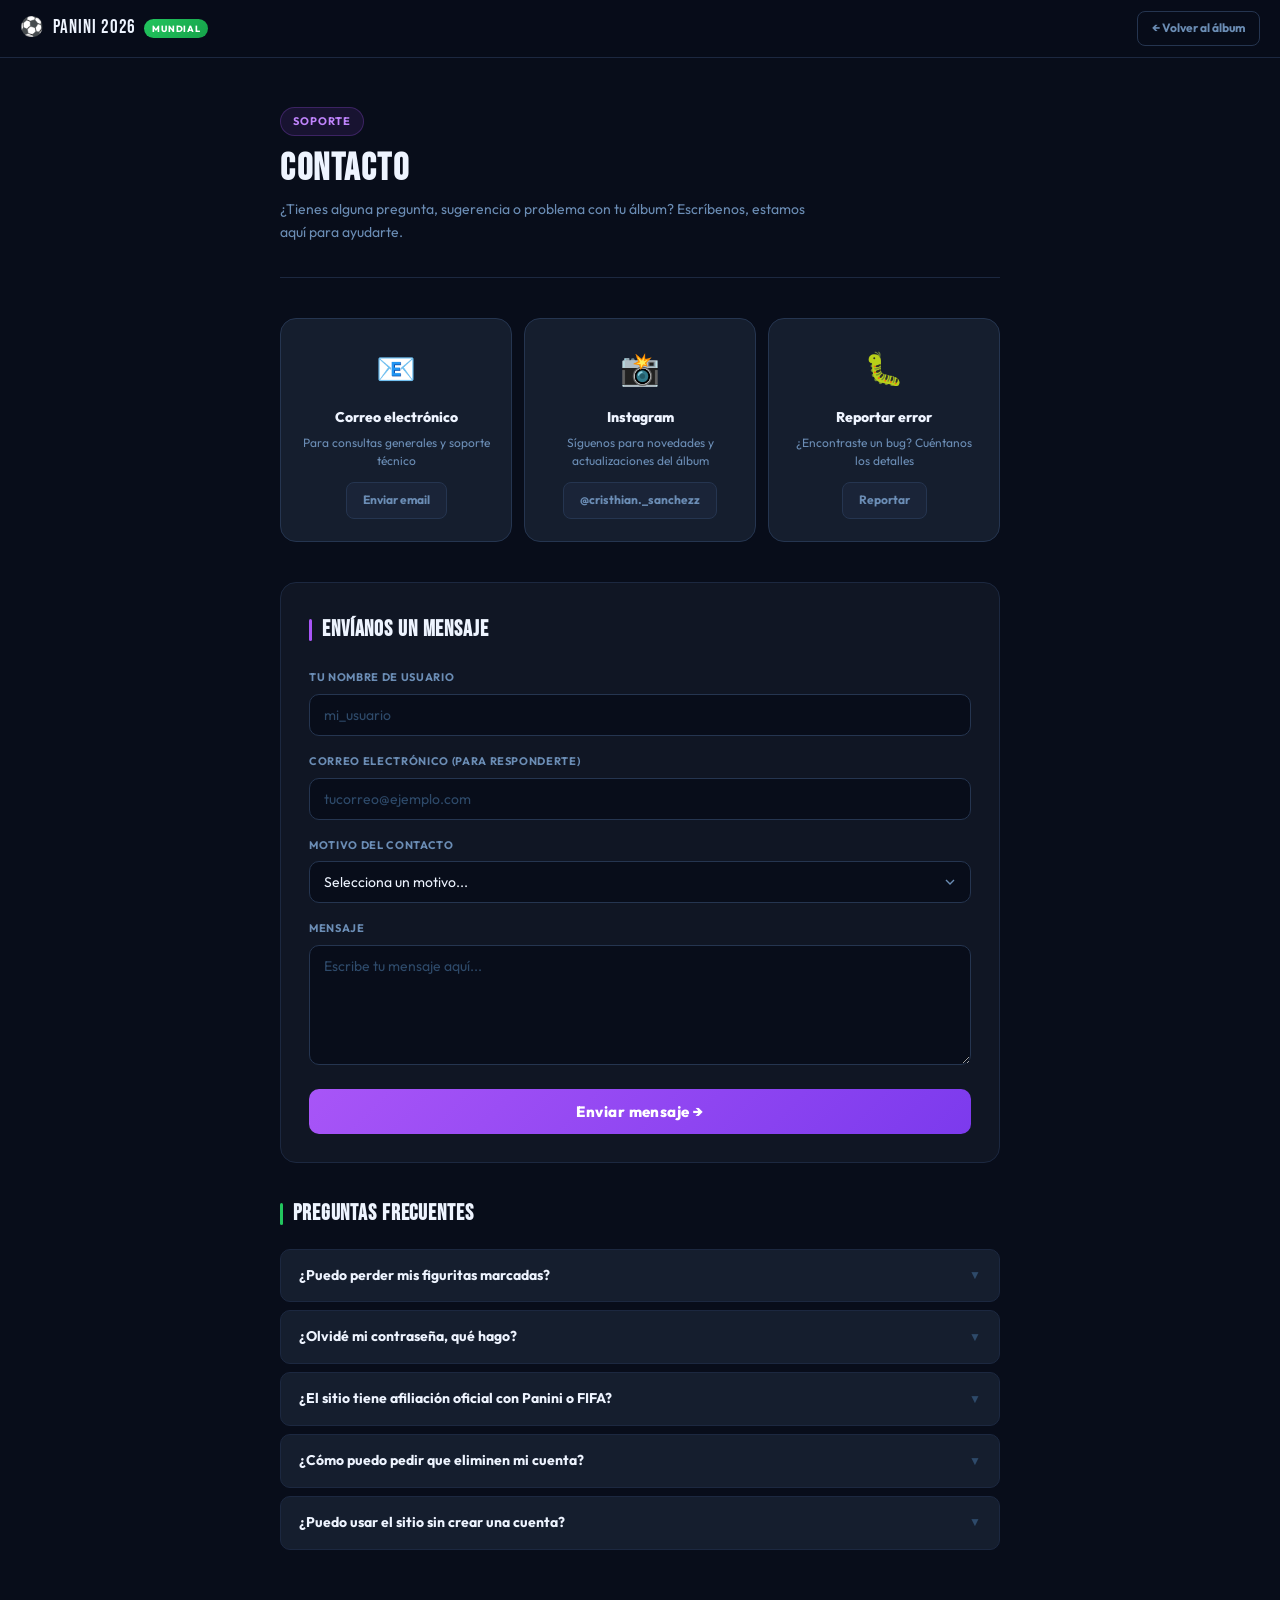
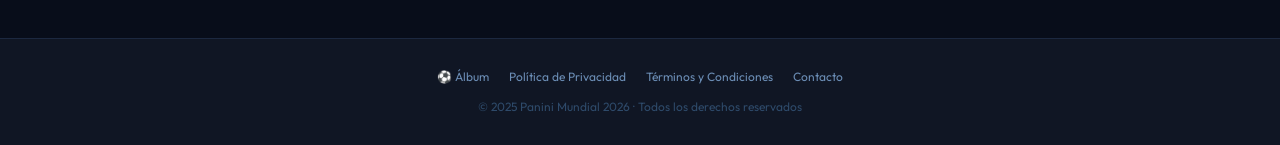
<file: contacto.html>
<!DOCTYPE html>
<html lang="es">
<head>
  <meta charset="UTF-8">
  <meta name="viewport" content="width=device-width, initial-scale=1.0">
  <meta name="theme-color" content="#0a0f1e">
  <title>Contacto — Panini Mundial 2026</title>
  <link rel="preconnect" href="https://fonts.googleapis.com">
  <link href="https://fonts.googleapis.com/css2?family=Bebas+Neue&family=Outfit:wght@300;400;500;600;700;800&display=swap" rel="stylesheet">
  <style>
    :root {
      --bg:#080d1a; --surface:#101624; --surface2:#151e2e; --surface3:#1a2438;
      --border:#1c2840; --border2:#253550;
      --text:#eef4ff; --text2:#6b8db5; --text3:#2e4a6a;
      --green:#22c55e; --blue:#3b82f6; --purple:#a855f7;
      --r:10px; --r-lg:16px;
    }
    *{box-sizing:border-box;margin:0;padding:0}
    body{font-family:'Outfit',sans-serif;background:var(--bg);color:var(--text);min-height:100vh;line-height:1.7}
    a{color:var(--blue);text-decoration:none}
    a:hover{text-decoration:underline}

    .site-header{background:rgba(8,13,26,.95);backdrop-filter:blur(20px);padding:0 20px;display:flex;align-items:center;justify-content:space-between;height:58px;border-bottom:1px solid var(--border);position:sticky;top:0;z-index:100}
    .logo{font-family:'Bebas Neue',sans-serif;font-size:19px;color:var(--text);display:flex;align-items:center;gap:8px;letter-spacing:.05em;text-decoration:none}
    .logo-badge{background:linear-gradient(135deg,var(--green),#16a34a);color:#fff;font-family:'Outfit',sans-serif;font-size:9px;padding:2px 8px;border-radius:99px;font-weight:800;letter-spacing:.08em}
    .back-btn{padding:6px 14px;border-radius:8px;border:1px solid var(--border2);background:transparent;font-size:12px;color:var(--text2);cursor:pointer;font-family:'Outfit',sans-serif;font-weight:700;text-decoration:none;transition:all .2s}
    .back-btn:hover{background:var(--surface2);color:var(--text);text-decoration:none}

    .page-wrap{max-width:760px;margin:0 auto;padding:48px 20px 80px}
    .page-hero{margin-bottom:40px;padding-bottom:32px;border-bottom:1px solid var(--border)}
    .page-tag{display:inline-block;background:rgba(168,85,247,.1);border:1px solid rgba(168,85,247,.25);color:#c084fc;font-size:11px;font-weight:700;padding:4px 12px;border-radius:99px;letter-spacing:.08em;text-transform:uppercase;margin-bottom:14px}
    .page-title{font-family:'Bebas Neue',sans-serif;font-size:38px;letter-spacing:.04em;color:var(--text);line-height:1;margin-bottom:10px}
    .page-sub{font-size:14px;color:var(--text2);margin-top:10px;max-width:540px}

    .contact-grid{display:grid;grid-template-columns:repeat(auto-fit,minmax(200px,1fr));gap:12px;margin-bottom:40px}
    .contact-card{background:var(--surface2);border:1px solid var(--border2);border-radius:var(--r-lg);padding:22px 20px;transition:all .2s;text-align:center}
    .contact-card:hover{border-color:var(--blue);transform:translateY(-3px);box-shadow:0 10px 30px rgba(0,0,0,.4)}
    .cc-icon{font-size:32px;margin-bottom:10px}
    .cc-title{font-size:14px;font-weight:800;color:var(--text);margin-bottom:5px}
    .cc-desc{font-size:12px;color:var(--text2);line-height:1.5;margin-bottom:12px}
    .cc-link{display:inline-block;padding:7px 16px;border-radius:8px;border:1px solid var(--border2);background:var(--surface3);font-size:12px;color:var(--text2);font-weight:700;transition:all .2s}
    .cc-link:hover{background:var(--blue);border-color:var(--blue);color:#fff;text-decoration:none}
    .cc-link.instagram:hover{background:linear-gradient(135deg,#833ab4,#fd1d1d,#fcb045);border-color:#833ab4}

    .form-section{background:var(--surface);border:1px solid var(--border);border-radius:var(--r-lg);padding:28px;margin-bottom:32px}
    .form-section h2{font-family:'Bebas Neue',sans-serif;font-size:22px;letter-spacing:.04em;color:var(--text);margin-bottom:20px;display:flex;align-items:center;gap:10px}
    .form-section h2::before{content:'';display:block;width:3px;height:22px;background:var(--purple);border-radius:2px;flex-shrink:0}
    .form-field{margin-bottom:16px}
    .form-field label{display:block;font-size:11px;color:var(--text2);margin-bottom:7px;font-weight:700;letter-spacing:.06em;text-transform:uppercase}
    .form-field input,.form-field textarea,.form-field select{width:100%;padding:11px 14px;background:var(--bg);border:1.5px solid var(--border2);border-radius:var(--r);font-family:'Outfit',sans-serif;font-size:14px;color:var(--text);outline:none;transition:all .2s}
    .form-field input:focus,.form-field textarea:focus,.form-field select:focus{border-color:var(--blue);box-shadow:0 0 0 3px rgba(59,130,246,.15);background:var(--surface2)}
    .form-field input::placeholder,.form-field textarea::placeholder{color:var(--text3)}
    .form-field textarea{min-height:120px;resize:vertical}
    .form-field select{cursor:pointer;appearance:none;background-image:url("data:image/svg+xml;charset=UTF-8,%3csvg xmlns='http://www.w3.org/2000/svg' viewBox='0 0 24 24' fill='none' stroke='%236b8db5' stroke-width='2'%3e%3cpolyline points='6 9 12 15 18 9'%3e%3c/polyline%3e%3c/svg%3e");background-repeat:no-repeat;background-position:right 12px center;background-size:16px;padding-right:40px}
    .form-field select option{background:var(--surface2)}
    .submit-btn{width:100%;padding:13px;background:linear-gradient(135deg,var(--purple),#7c3aed);border:none;border-radius:var(--r);font-family:'Outfit',sans-serif;font-size:15px;font-weight:800;color:#fff;cursor:pointer;transition:all .25s;letter-spacing:.03em}
    .submit-btn:hover{transform:translateY(-2px);box-shadow:0 10px 28px rgba(168,85,247,.4)}
    .submit-btn:active{transform:translateY(0)}
    .success-msg{display:none;background:rgba(34,197,94,.1);border:1px solid rgba(34,197,94,.3);border-radius:var(--r);padding:14px 18px;font-size:14px;color:#86efac;margin-top:14px;text-align:center;font-weight:600}

    .faq-section h2{font-family:'Bebas Neue',sans-serif;font-size:22px;letter-spacing:.04em;color:var(--text);margin-bottom:16px;display:flex;align-items:center;gap:10px}
    .faq-section h2::before{content:'';display:block;width:3px;height:22px;background:var(--green);border-radius:2px;flex-shrink:0}
    .faq-item{background:var(--surface2);border:1px solid var(--border);border-radius:var(--r);margin-bottom:8px;overflow:hidden}
    .faq-q{padding:14px 18px;font-size:14px;font-weight:700;color:var(--text);cursor:pointer;display:flex;justify-content:space-between;align-items:center;user-select:none}
    .faq-q:hover{color:var(--green)}
    .faq-arrow{font-size:12px;color:var(--text3);transition:transform .2s}
    .faq-a{padding:0 18px;max-height:0;overflow:hidden;transition:all .3s ease;font-size:13px;color:var(--text2);line-height:1.7}
    .faq-item.open .faq-a{max-height:200px;padding:0 18px 14px}
    .faq-item.open .faq-arrow{transform:rotate(180deg)}

    .footer{background:var(--surface);border-top:1px solid var(--border);padding:28px 20px;text-align:center;font-size:12px;color:var(--text3)}
    .footer-links{display:flex;justify-content:center;gap:20px;flex-wrap:wrap;margin-bottom:10px}
    .footer-links a{color:var(--text2);text-decoration:none;transition:color .2s}
    .footer-links a:hover{color:var(--text)}
  </style>
</head>
<body>

<header class="site-header">
  <a class="logo" href="index.html">⚽ <span>PANINI 2026</span> <span class="logo-badge">MUNDIAL</span></a>
  <a class="back-btn" href="index.html">← Volver al álbum</a>
</header>

<div class="page-wrap">
  <div class="page-hero">
    <div class="page-tag">Soporte</div>
    <h1 class="page-title">Contacto</h1>
    <p class="page-sub">¿Tienes alguna pregunta, sugerencia o problema con tu álbum? Escríbenos, estamos aquí para ayudarte.</p>
  </div>

  <div class="contact-grid">
    <!-- TARJETA 1: CORREO -->
    <div class="contact-card">
      <div class="cc-icon">📧</div>
      <div class="cc-title">Correo electrónico</div>
      <div class="cc-desc">Para consultas generales y soporte técnico</div>
      <a href="mailto:sanchezcristhian164@gmail.com" class="cc-link">Enviar email</a>
    </div>

    <!-- TARJETA 2: INSTAGRAM -->
    <div class="contact-card">
      <div class="cc-icon">📸</div>
      <div class="cc-title">Instagram</div>
      <div class="cc-desc">Síguenos para novedades y actualizaciones del álbum</div>
      <a href="https://www.instagram.com/cristhian._sanchezz/" target="_blank" rel="noopener" class="cc-link instagram">@cristhian._sanchezz</a>
    </div>

    <!-- TARJETA 3: REPORTAR ERROR -->
    <div class="contact-card">
      <div class="cc-icon">🐛</div>
      <div class="cc-title">Reportar error</div>
      <div class="cc-desc">¿Encontraste un bug? Cuéntanos los detalles</div>
      <a href="#contact-form" class="cc-link">Reportar</a>
    </div>
  </div>

  <div class="form-section" id="contact-form">
    <h2>Envíanos un mensaje</h2>
    <div class="form-field">
      <label>Tu nombre de usuario</label>
      <input type="text" id="fName" placeholder="mi_usuario" />
    </div>
    <div class="form-field">
      <label>Correo electrónico (para responderte)</label>
      <input type="email" id="fEmail" placeholder="tucorreo@ejemplo.com" />
    </div>
    <div class="form-field">
      <label>Motivo del contacto</label>
      <select id="fTopic">
        <option value="">Selecciona un motivo...</option>
        <option value="soporte">🔧 Problema técnico</option>
        <option value="cuenta">👤 Problema con mi cuenta</option>
        <option value="privacidad">🔒 Solicitud de privacidad / eliminar datos</option>
        <option value="sugerencia">💡 Sugerencia o mejora</option>
        <option value="otro">💬 Otro</option>
      </select>
    </div>
    <div class="form-field">
      <label>Mensaje</label>
      <textarea id="fMsg" placeholder="Escribe tu mensaje aquí..."></textarea>
    </div>
    <button class="submit-btn" onclick="sendForm()">Enviar mensaje →</button>
    <div class="success-msg" id="successMsg">✓ ¡Mensaje enviado! Te responderemos lo antes posible a tu correo.</div>
  </div>

  <div class="faq-section">
    <h2>Preguntas frecuentes</h2>

    <div class="faq-item">
      <div class="faq-q" onclick="toggleFaq(this)">
        ¿Puedo perder mis figuritas marcadas?
        <span class="faq-arrow">▼</span>
      </div>
      <div class="faq-a">Tu progreso se guarda automáticamente en la nube cada vez que marcas una figurita. Mientras recuerdes tu usuario y contraseña, tus datos estarán seguros.</div>
    </div>

    <div class="faq-item">
      <div class="faq-q" onclick="toggleFaq(this)">
        ¿Olvidé mi contraseña, qué hago?
        <span class="faq-arrow">▼</span>
      </div>
      <div class="faq-a">Actualmente el sistema no tiene recuperación automática de contraseña. Contáctanos a través del formulario de arriba con tu nombre de usuario y te ayudaremos a recuperar el acceso.</div>
    </div>

    <div class="faq-item">
      <div class="faq-q" onclick="toggleFaq(this)">
        ¿El sitio tiene afiliación oficial con Panini o FIFA?
        <span class="faq-arrow">▼</span>
      </div>
      <div class="faq-a">No. Este es un proyecto independiente creado por fans para facilitar el seguimiento de la colección. No tenemos relación oficial con Panini S.p.A. ni con FIFA.</div>
    </div>

    <div class="faq-item">
      <div class="faq-q" onclick="toggleFaq(this)">
        ¿Cómo puedo pedir que eliminen mi cuenta?
        <span class="faq-arrow">▼</span>
      </div>
      <div class="faq-a">Usa el formulario de contacto de arriba, selecciona "Solicitud de privacidad / eliminar datos" y te confirmaremos la eliminación de tu cuenta y todos tus datos en un plazo de 48 horas.</div>
    </div>

    <div class="faq-item">
      <div class="faq-q" onclick="toggleFaq(this)">
        ¿Puedo usar el sitio sin crear una cuenta?
        <span class="faq-arrow">▼</span>
      </div>
      <div class="faq-a">No, necesitas una cuenta para guardar tu progreso en la nube. Sin cuenta, tus figuritas marcadas no se guardarán si cierras el navegador.</div>
    </div>
  </div>
</div>

<footer class="footer">
  <div class="footer-links">
    <a href="index.html">⚽ Álbum</a>
    <a href="privacidad.html">Política de Privacidad</a>
    <a href="terminos.html">Términos y Condiciones</a>
    <a href="contacto.html">Contacto</a>
  </div>
  <p>© 2025 Panini Mundial 2026 · Todos los derechos reservados</p>
</footer>

<script>
function toggleFaq(el) {
  const item = el.parentElement;
  item.classList.toggle('open');
}

function sendForm() {
  const name = document.getElementById('fName').value.trim();
  const email = document.getElementById('fEmail').value.trim();
  const topic = document.getElementById('fTopic').value;
  const msg = document.getElementById('fMsg').value.trim();

  if (!name || !email || !topic || !msg) {
    alert('Por favor completa todos los campos antes de enviar.');
    return;
  }
  if (!email.includes('@')) {
    alert('Por favor ingresa un correo electrónico válido.');
    return;
  }

  const subject = encodeURIComponent('Contacto Panini 2026 - ' + topic);
  const body = encodeURIComponent(
    'Usuario: ' + name + '\n' +
    'Motivo: ' + topic + '\n\n' +
    msg
  );
  window.location.href = 'mailto:sanchezcristhian164@gmail.com?subject=' + subject + '&body=' + body;

  document.getElementById('successMsg').style.display = 'block';
  document.getElementById('fName').value = '';
  document.getElementById('fEmail').value = '';
  document.getElementById('fTopic').value = '';
  document.getElementById('fMsg').value = '';
}
</script>

</body>
</html>
</file>
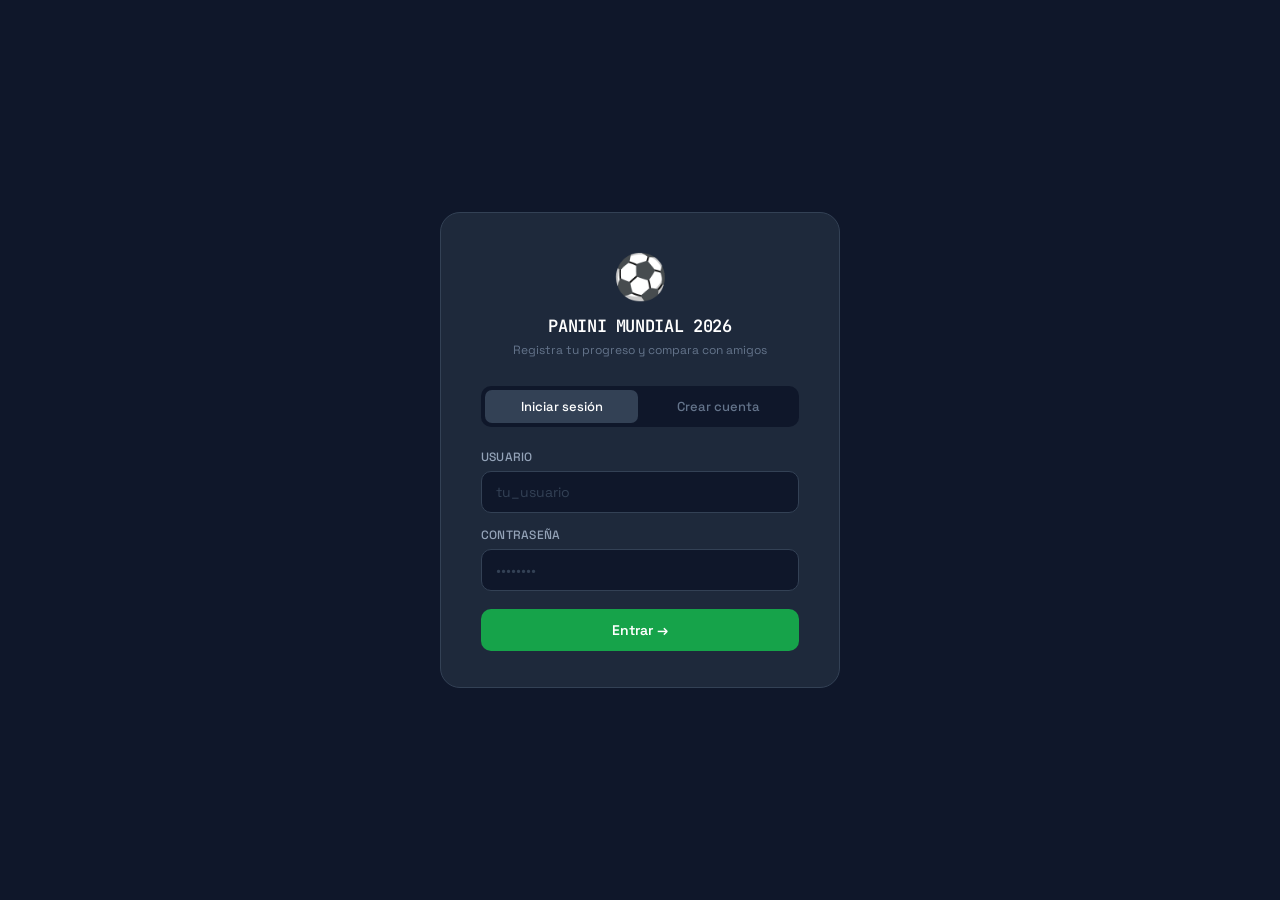
<file: index.html.html>
<!DOCTYPE html>
<html lang="es">
<head>
<meta charset="UTF-8">
<meta name="viewport" content="width=device-width, initial-scale=1.0">
<title>Álbum Panini — Mundial 2026</title>
<link rel="preconnect" href="https://fonts.googleapis.com">
<link href="https://fonts.googleapis.com/css2?family=Space+Grotesk:wght@400;500;600;700&family=JetBrains+Mono:wght@400;600&display=swap" rel="stylesheet">
<style>
:root{
  --green:#16a34a;--green-light:#dcfce7;--green-dark:#14532d;
  --amber:#d97706;--amber-light:#fef3c7;
  --red:#dc2626;--red-light:#fee2e2;
  --bg:#f8fafc;--surface:#fff;--surface2:#f1f5f9;
  --border:#e2e8f0;--border2:#cbd5e1;
  --text:#0f172a;--text2:#475569;--text3:#94a3b8;
  --accent:#2563eb;--radius:10px;--radius-lg:16px;
}
*{box-sizing:border-box;margin:0;padding:0;}
body{font-family:'Space Grotesk',sans-serif;background:var(--bg);color:var(--text);min-height:100vh;}

/* ── AUTH ── */
#authScreen{min-height:100vh;display:flex;align-items:center;justify-content:center;background:#0f172a;padding:24px;}
.auth-box{background:#1e293b;border-radius:20px;padding:36px 40px;width:100%;max-width:400px;border:1px solid #334155;}
.auth-logo{text-align:center;margin-bottom:28px;}
.auth-logo .ball{font-size:44px;display:block;margin-bottom:10px;}
.auth-logo h1{font-family:'JetBrains Mono',monospace;font-size:17px;color:#fff;font-weight:600;letter-spacing:-.02em;}
.auth-logo p{font-size:12px;color:#64748b;margin-top:5px;}
.auth-tabs{display:flex;background:#0f172a;border-radius:var(--radius);padding:4px;margin-bottom:22px;gap:4px;}
.auth-tab{flex:1;padding:8px;border:none;background:transparent;font-family:'Space Grotesk',sans-serif;font-size:13px;font-weight:500;color:#64748b;cursor:pointer;border-radius:7px;transition:all .15s;}
.auth-tab.active{background:#334155;color:#fff;}
.auth-field{margin-bottom:14px;}
.auth-field label{display:block;font-size:12px;color:#94a3b8;margin-bottom:6px;font-weight:500;letter-spacing:.02em;}
.auth-field input{width:100%;padding:11px 14px;background:#0f172a;border:1.5px solid #334155;border-radius:var(--radius);font-family:'Space Grotesk',sans-serif;font-size:14px;color:#f1f5f9;outline:none;transition:border-color .15s;}
.auth-field input:focus{border-color:var(--accent);}
.auth-field input::placeholder{color:#334155;}
.auth-btn{width:100%;padding:12px;background:var(--green);border:none;border-radius:var(--radius);font-family:'Space Grotesk',sans-serif;font-size:14px;font-weight:600;color:#fff;cursor:pointer;transition:opacity .15s;margin-top:4px;}
.auth-btn:hover{opacity:.88;}
.auth-msg{border-radius:8px;padding:10px 14px;font-size:13px;margin-bottom:14px;display:none;}
.auth-msg.error{background:#7f1d1d;border:1px solid #dc2626;color:#fca5a5;}
.auth-msg.success{background:#14532d;border:1px solid #16a34a;color:#86efac;}

/* ── APP ── */
#appScreen{display:none;}
.site-header{background:#0f172a;color:#fff;padding:0 24px;position:sticky;top:0;z-index:100;display:flex;align-items:center;justify-content:space-between;height:58px;border-bottom:1px solid #1e293b;}
.logo{font-family:'JetBrains Mono',monospace;font-weight:600;font-size:15px;color:#fff;display:flex;align-items:center;gap:10px;}
.logo-badge{background:var(--green);color:#fff;font-size:10px;padding:2px 8px;border-radius:99px;font-family:'Space Grotesk',sans-serif;font-weight:600;letter-spacing:.04em;}
.header-right{display:flex;align-items:center;gap:12px;}
.header-user{font-size:13px;color:#64748b;}
.header-user b{color:#e2e8f0;}
.header-pct{font-family:'JetBrains Mono',monospace;font-size:13px;color:#475569;}
.header-pct b{color:#4ade80;}
.logout-btn{padding:5px 12px;border-radius:7px;border:1px solid #334155;background:transparent;font-size:12px;color:#94a3b8;cursor:pointer;font-family:'Space Grotesk',sans-serif;transition:all .15s;}
.logout-btn:hover{background:#334155;color:#fff;}

.hero{background:#0f172a;padding:28px 24px 32px;border-bottom:1px solid #1e293b;}
.hero-inner{max-width:1100px;margin:0 auto;}
.hero-title{font-size:26px;font-weight:700;color:#fff;letter-spacing:-.03em;margin-bottom:6px;}
.hero-sub{font-size:13px;color:#475569;margin-bottom:22px;}
.big-progress{background:#1e293b;border-radius:var(--radius-lg);padding:20px 24px;margin-bottom:18px;display:flex;align-items:center;gap:24px;}
.big-pct{font-family:'JetBrains Mono',monospace;font-size:46px;font-weight:600;color:#4ade80;line-height:1;min-width:110px;}
.big-progress-right{flex:1;}
.big-progress-right .lbl{font-size:12px;color:#475569;margin-bottom:10px;}
.bar-track{background:#0f172a;border-radius:99px;height:11px;overflow:hidden;margin-bottom:8px;}
.bar-fill{height:100%;border-radius:99px;background:linear-gradient(90deg,#16a34a,#4ade80);transition:width .4s;}
.bar-text{font-size:12px;color:#334155;}
.stats-row{display:grid;grid-template-columns:repeat(auto-fit,minmax(130px,1fr));gap:10px;}
.stat-box{background:#1e293b;border-radius:var(--radius);padding:14px 16px;}
.stat-box .lbl{font-size:10px;color:#475569;text-transform:uppercase;letter-spacing:.07em;margin-bottom:6px;}
.stat-box .val{font-family:'JetBrains Mono',monospace;font-size:22px;font-weight:600;color:#f1f5f9;}
.stat-box .sub{font-size:11px;color:#334155;margin-top:2px;}
.stat-box.green .val{color:#4ade80;}
.stat-box.amber .val{color:#fbbf24;}
.stat-box.blue .val{color:#60a5fa;}

.controls-bar{background:var(--surface);border-bottom:1px solid var(--border);position:sticky;top:58px;z-index:90;padding:10px 24px;}
.controls-inner{max-width:1100px;margin:0 auto;display:flex;align-items:center;gap:10px;flex-wrap:wrap;}
.search-wrap{position:relative;flex:1;min-width:160px;}
.search-wrap input{width:100%;padding:8px 12px 8px 32px;border:1px solid var(--border2);border-radius:var(--radius);font-size:13px;font-family:'Space Grotesk',sans-serif;background:var(--surface2);color:var(--text);outline:none;}
.search-wrap input:focus{border-color:var(--accent);background:#fff;}
.search-icon{position:absolute;left:10px;top:50%;transform:translateY(-50%);font-size:14px;color:var(--text3);}
.filter-btn{padding:7px 13px;border-radius:var(--radius);border:1px solid var(--border2);background:var(--surface2);font-size:12px;font-family:'Space Grotesk',sans-serif;font-weight:500;color:var(--text2);cursor:pointer;transition:all .15s;white-space:nowrap;}
.filter-btn:hover{border-color:var(--accent);color:var(--accent);}
.filter-btn.active{background:var(--accent);border-color:var(--accent);color:#fff;}
.sobre-wrap{display:flex;align-items:center;gap:8px;margin-left:auto;}
.sobre-wrap label{font-size:12px;color:var(--text2);white-space:nowrap;}
.sobre-btn{width:28px;height:28px;border-radius:6px;border:1px solid var(--border2);background:var(--surface2);font-size:16px;cursor:pointer;display:flex;align-items:center;justify-content:center;color:var(--text2);transition:all .15s;}
.sobre-btn:hover{background:var(--accent);color:#fff;border-color:var(--accent);}
.sobre-val{font-family:'JetBrains Mono',monospace;font-size:14px;font-weight:600;min-width:32px;text-align:center;}

.main{max-width:1100px;margin:0 auto;padding:24px 24px;}
.page-tabs{display:flex;gap:4px;margin-bottom:22px;background:var(--surface);border:1px solid var(--border);border-radius:var(--radius);padding:4px;width:fit-content;}
.page-tab{padding:7px 18px;border-radius:7px;border:none;background:transparent;font-size:13px;font-family:'Space Grotesk',sans-serif;font-weight:500;color:var(--text2);cursor:pointer;transition:all .15s;}
.page-tab.active{background:var(--text);color:#fff;}
.page-tab:hover:not(.active){background:var(--surface2);}

.legend{display:flex;gap:16px;flex-wrap:wrap;margin-bottom:18px;padding:10px 16px;background:var(--surface);border:1px solid var(--border);border-radius:var(--radius);font-size:12px;color:var(--text2);}
.leg-item{display:flex;align-items:center;gap:6px;}
.leg-box{width:13px;height:13px;border-radius:3px;border:1.5px solid;}
.leg-miss{background:var(--surface2);border-color:var(--border2);}
.leg-have{background:var(--green-light);border-color:var(--green);}
.leg-rep{background:var(--amber-light);border-color:var(--amber);}

.group-section{margin-bottom:32px;}
.group-header{display:flex;align-items:center;gap:12px;margin-bottom:14px;}
.group-badge{background:var(--text);color:#fff;font-family:'JetBrains Mono',monospace;font-size:12px;font-weight:600;padding:5px 12px;border-radius:var(--radius);letter-spacing:.05em;}
.group-name{font-size:17px;font-weight:700;letter-spacing:-.02em;}
.group-progress-pill{margin-left:auto;font-size:12px;color:var(--text2);background:var(--surface2);border:1px solid var(--border);padding:4px 12px;border-radius:99px;}
.group-progress-pill b{color:var(--green);}
.teams-grid{display:grid;grid-template-columns:repeat(auto-fill,minmax(240px,1fr));gap:12px;}
.team-card{background:var(--surface);border:1px solid var(--border);border-radius:var(--radius-lg);overflow:hidden;transition:box-shadow .2s;}
.team-card:hover{box-shadow:0 4px 18px rgba(0,0,0,.07);}
.team-header{padding:12px 14px 10px;display:flex;align-items:center;gap:10px;border-bottom:1px solid var(--border);}
.team-flag{font-size:24px;line-height:1;}
.team-info{flex:1;min-width:0;}
.team-name{font-size:13px;font-weight:600;white-space:nowrap;overflow:hidden;text-overflow:ellipsis;}
.team-code{font-family:'JetBrains Mono',monospace;font-size:10px;color:var(--text3);}
.team-pct-badge{font-family:'JetBrains Mono',monospace;font-size:11px;font-weight:600;padding:3px 7px;border-radius:6px;background:var(--surface2);color:var(--text2);min-width:38px;text-align:center;}
.team-pct-badge.done{background:var(--green-light);color:var(--green-dark);}
.team-pct-badge.good{background:#dbeafe;color:#1d4ed8;}
.team-bar-wrap{padding:9px 14px 5px;}
.team-bar-track{background:var(--surface2);border-radius:99px;height:4px;overflow:hidden;}
.team-bar-fill{height:100%;border-radius:99px;background:var(--green);transition:width .3s;}
.team-bar-info{display:flex;justify-content:space-between;margin-top:4px;font-size:10px;color:var(--text3);}
.figuritas-grid{display:grid;grid-template-columns:repeat(10,1fr);gap:3px;padding:8px 12px 12px;}
.fig{aspect-ratio:1;border-radius:4px;border:1.5px solid var(--border);display:flex;align-items:center;justify-content:center;font-size:8px;font-family:'JetBrains Mono',monospace;font-weight:600;cursor:pointer;transition:transform .1s;user-select:none;color:var(--text3);background:var(--surface2);}
.fig:hover{transform:scale(1.18);z-index:2;}
.fig.have{background:var(--green-light);border-color:var(--green);color:var(--green-dark);}
.fig.repeated{background:var(--amber-light);border-color:var(--amber);color:#92400e;}

.specials-section{background:var(--surface);border:1px solid var(--border);border-radius:var(--radius-lg);overflow:hidden;margin-bottom:32px;}
.specials-header{padding:14px 18px;border-bottom:1px solid var(--border);display:flex;align-items:center;gap:12px;}
.specials-badge{background:#7c3aed;color:#fff;font-family:'JetBrains Mono',monospace;font-size:11px;padding:3px 11px;border-radius:6px;font-weight:600;}
.specials-figs{display:flex;flex-wrap:wrap;gap:5px;padding:12px 18px 16px;}
.spec-fig{width:34px;height:40px;border-radius:6px;border:1.5px solid #ddd6fe;display:flex;flex-direction:column;align-items:center;justify-content:center;font-size:8px;font-family:'JetBrains Mono',monospace;font-weight:600;cursor:pointer;transition:transform .1s;user-select:none;color:#6d28d9;background:#f5f3ff;gap:2px;}
.spec-fig:hover{transform:scale(1.1);}
.spec-fig.have{background:#ede9fe;border-color:#7c3aed;}
.spec-fig.repeated{background:var(--amber-light);border-color:var(--amber);color:#92400e;}
.spec-fig .snum{font-size:7px;color:#a78bfa;}
.spec-fig.have .snum{color:#7c3aed;}

.coca-section{background:var(--surface);border:2px solid #dc2626;border-radius:var(--radius-lg);overflow:hidden;margin-bottom:32px;}
.coca-header{background:#dc2626;padding:14px 18px;display:flex;align-items:center;gap:12px;}
.coca-badge{background:#fff;color:#dc2626;font-family:'JetBrains Mono',monospace;font-size:10px;padding:3px 10px;border-radius:6px;font-weight:700;}
.coca-header-title{font-size:14px;font-weight:700;color:#fff;}
.coca-header-sub{margin-left:auto;font-size:11px;color:rgba(255,255,255,.7);}
.coca-body{padding:14px 18px 18px;}
.coca-note{font-size:12px;color:var(--text3);background:#fff5f5;border:1px solid #fecaca;border-radius:8px;padding:9px 13px;margin-bottom:12px;}
.coca-progress{display:flex;align-items:center;gap:12px;margin-bottom:12px;}
.coca-progress .cp-lbl{font-size:13px;color:var(--text2);flex:1;}
.coca-progress .cp-val{font-family:'JetBrains Mono',monospace;font-size:13px;font-weight:600;color:#dc2626;}
.coca-bar-track{flex:2;background:#fee2e2;border-radius:99px;height:6px;overflow:hidden;}
.coca-bar-fill{height:100%;border-radius:99px;background:#dc2626;transition:width .3s;}
.coca-grid{display:grid;grid-template-columns:repeat(auto-fill,minmax(110px,1fr));gap:7px;}
.coca-card{background:var(--surface2);border:1.5px solid #fecaca;border-radius:var(--radius);padding:9px 10px;display:flex;flex-direction:column;align-items:center;gap:3px;cursor:pointer;transition:transform .1s;user-select:none;text-align:center;}
.coca-card:hover{transform:scale(1.04);}
.coca-card.have{background:#fff5f5;border-color:#dc2626;}
.coca-card.repeated{background:var(--amber-light);border-color:var(--amber);}
.coca-card .cc-num{font-family:'JetBrains Mono',monospace;font-size:10px;font-weight:700;color:#dc2626;background:#fee2e2;padding:1px 6px;border-radius:4px;}
.coca-card.have .cc-num{background:#dc2626;color:#fff;}
.coca-card.repeated .cc-num{background:var(--amber);color:#fff;}
.coca-card .cc-flag{font-size:17px;}
.coca-card .cc-name{font-size:10px;font-weight:600;color:var(--text);line-height:1.2;}
.coca-card .cc-team{font-size:9px;color:var(--text3);}

.dup-panel{background:var(--surface);border:1px solid var(--border);border-radius:var(--radius-lg);overflow:hidden;}
.dup-panel-header{padding:14px 18px;border-bottom:1px solid var(--border);font-size:15px;font-weight:600;}
.dup-table{width:100%;border-collapse:collapse;}
.dup-table th{padding:9px 14px;text-align:left;font-size:11px;text-transform:uppercase;letter-spacing:.06em;color:var(--text3);border-bottom:1px solid var(--border);background:var(--surface2);}
.dup-table td{padding:9px 14px;font-size:13px;border-bottom:1px solid var(--border);}
.dup-table tr:last-child td{border-bottom:none;}
.dup-table tr:hover td{background:var(--surface2);}
.dup-pill{background:var(--amber-light);color:#92400e;font-size:11px;padding:2px 9px;border-radius:99px;font-weight:600;border:1px solid var(--amber);}
.empty-dup{padding:32px;text-align:center;font-size:14px;color:var(--text3);}

.save-toast{position:fixed;bottom:20px;right:20px;background:#0f172a;color:#4ade80;font-size:12px;padding:8px 16px;border-radius:99px;font-family:'JetBrains Mono',monospace;opacity:0;transition:opacity .3s;z-index:999;pointer-events:none;}
.save-toast.show{opacity:1;}

@media(max-width:600px){
  .big-progress{flex-direction:column;gap:12px;}.big-pct{font-size:36px;}
  .teams-grid{grid-template-columns:1fr 1fr;}.hero-title{font-size:21px;}
  .auth-box{padding:26px 20px;}
}
</style>
</head>
<body>

<!-- AUTH -->
<div id="authScreen">
  <div class="auth-box">
    <div class="auth-logo">
      <span class="ball">⚽</span>
      <h1>PANINI MUNDIAL 2026</h1>
      <p>Registra tu progreso y compara con amigos</p>
    </div>
    <div class="auth-tabs">
      <button class="auth-tab active" id="tabLoginBtn" onclick="switchTab('login')">Iniciar sesión</button>
      <button class="auth-tab" id="tabRegBtn" onclick="switchTab('register')">Crear cuenta</button>
    </div>
    <div class="auth-msg" id="authMsg"></div>

    <!-- LOGIN -->
    <div id="loginForm">
      <div class="auth-field">
        <label>USUARIO</label>
        <input id="lUser" type="text" placeholder="tu_usuario" autocomplete="username" />
      </div>
      <div class="auth-field">
        <label>CONTRASEÑA</label>
        <input id="lPass" type="password" placeholder="••••••••" autocomplete="current-password" />
      </div>
      <button class="auth-btn" onclick="doLogin()">Entrar →</button>
    </div>

    <!-- REGISTER -->
    <div id="registerForm" style="display:none">
      <div class="auth-field">
        <label>USUARIO <span style="color:#334155;font-size:10px;">(2-20 chars: letras/números/_)</span></label>
        <input id="rUser" type="text" placeholder="mi_usuario" autocomplete="username" />
      </div>
      <div class="auth-field">
        <label>CONTRASEÑA <span style="color:#334155;font-size:10px;">(mín. 4 chars)</span></label>
        <input id="rPass" type="password" placeholder="••••••••" autocomplete="new-password" />
      </div>
      <div class="auth-field">
        <label>CONFIRMAR CONTRASEÑA</label>
        <input id="rPass2" type="password" placeholder="••••••••" autocomplete="new-password" />
      </div>
      <button class="auth-btn" onclick="doRegister()">Crear cuenta →</button>
    </div>
  </div>
</div>

<!-- APP -->
<div id="appScreen">
  <header class="site-header">
    <div class="logo">⚽ PANINI 2026 <span class="logo-badge">MUNDIAL</span></div>
    <div class="header-right">
      <div class="header-user">👤 <b id="hUser"></b></div>
      <div class="header-pct">Completo: <b id="hPct">0%</b></div>
      <button class="logout-btn" onclick="doLogout()">Salir</button>
    </div>
  </header>

  <div class="hero">
    <div class="hero-inner">
      <h1 class="hero-title">Mi Álbum — Copa Mundial FIFA 2026</h1>
      <p class="hero-sub">1 clic = tengo · 2 clics = repetida · 3 clics = quitar</p>
      <div class="big-progress">
        <div class="big-pct" id="bigPct">0%</div>
        <div class="big-progress-right">
          <div class="lbl">Progreso total (994 figuritas)</div>
          <div class="bar-track"><div class="bar-fill" id="mainBar" style="width:0%"></div></div>
          <div class="bar-text" id="mainBarText">0 de 994</div>
        </div>
      </div>
      <div class="stats-row">
        <div class="stat-box green"><div class="lbl">✓ Tengo</div><div class="val" id="sHave">0</div><div class="sub">figuritas</div></div>
        <div class="stat-box"><div class="lbl">✗ Faltan</div><div class="val" id="sMiss">994</div><div class="sub">figuritas</div></div>
        <div class="stat-box amber"><div class="lbl">↺ Repetidas</div><div class="val" id="sRep">0</div><div class="sub">para cambiar</div></div>
        <div class="stat-box blue"><div class="lbl">📦 Sobres</div><div class="val" id="sSobres">0</div><div class="sub" id="sSobresInfo">≈ 0 figuritas</div></div>
        <div class="stat-box"><div class="lbl">🏆 Grupos</div><div class="val" id="sGroups">0/12</div><div class="sub">completos</div></div>
      </div>
    </div>
  </div>

  <div class="controls-bar">
    <div class="controls-inner">
      <div class="search-wrap">
        <span class="search-icon">🔍</span>
        <input type="text" id="searchInput" placeholder="Buscar equipo..." oninput="applyFilter()" />
      </div>
      <button class="filter-btn active" onclick="setFilter('all',this)">Todos</button>
      <button class="filter-btn" onclick="setFilter('incomplete',this)">Incompletos</button>
      <button class="filter-btn" onclick="setFilter('complete',this)">Completos</button>
      <div class="sobre-wrap">
        <label>📦 Sobres:</label>
        <button class="sobre-btn" onclick="changeSobres(-1)">−</button>
        <span class="sobre-val" id="sobresDisp">0</span>
        <button class="sobre-btn" onclick="changeSobres(1)">+</button>
      </div>
    </div>
  </div>

  <div class="main">
    <div class="page-tabs">
      <button class="page-tab active" onclick="showTab('album',this)">📘 Álbum</button>
      <button class="page-tab" onclick="showTab('duplicates',this)">🔄 Repetidas</button>
    </div>
    <div id="tab-album">
      <div class="legend">
        <div class="leg-item"><div class="leg-box leg-miss"></div>Falta</div>
        <div class="leg-item"><div class="leg-box leg-have"></div>Tengo</div>
        <div class="leg-item"><div class="leg-box leg-rep"></div>Repetida</div>
        <span style="color:#94a3b8;font-size:11px;margin-left:6px;">3 clics = desmarcar</span>
      </div>
      <div id="groupsContainer"></div>
    </div>
    <div id="tab-duplicates" style="display:none">
      <div class="dup-panel">
        <div class="dup-panel-header">🔄 Repetidas <span style="font-size:13px;font-weight:400;color:#64748b" id="dupCount">(0)</span></div>
        <table class="dup-table">
          <thead><tr><th>ID</th><th>Equipo / Jugador</th><th>Sección</th><th>Estado</th></tr></thead>
          <tbody id="dupBody"></tbody>
        </table>
        <div class="empty-dup" id="dupEmpty">No tienes repetidas aún 🎉</div>
      </div>
    </div>
  </div>
</div>

<div class="save-toast" id="toast">✓ Guardado</div>

<script>
/* ═══════════ DATOS ═══════════ */
const GRUPOS=[
  {id:'A',label:'Grupo A',teams:[{name:'Chequia',code:'CZE',flag:'🇨🇿'},{name:'México',code:'MEX',flag:'🇲🇽'},{name:'Sudáfrica',code:'RSA',flag:'🇿🇦'},{name:'Corea del Sur',code:'KOR',flag:'🇰🇷'}]},
  {id:'B',label:'Grupo B',teams:[{name:'Bosnia y Herzegovina',code:'BIH',flag:'🇧🇦'},{name:'Canadá',code:'CAN',flag:'🇨🇦'},{name:'Catar',code:'QAT',flag:'🇶🇦'},{name:'Suiza',code:'SUI',flag:'🇨🇭'}]},
  {id:'C',label:'Grupo C',teams:[{name:'Brasil',code:'BRA',flag:'🇧🇷'},{name:'Haití',code:'HAI',flag:'🇭🇹'},{name:'Marruecos',code:'MAR',flag:'🇲🇦'},{name:'Escocia',code:'SCO',flag:'🏴󠁧󠁢󠁳󠁣󠁴󠁿'}]},
  {id:'D',label:'Grupo D',teams:[{name:'Australia',code:'AUS',flag:'🇦🇺'},{name:'Paraguay',code:'PAR',flag:'🇵🇾'},{name:'Turquía',code:'TUR',flag:'🇹🇷'},{name:'Estados Unidos',code:'USA',flag:'🇺🇸'}]},
  {id:'E',label:'Grupo E',teams:[{name:'Curazao',code:'CUW',flag:'🇨🇼'},{name:'Ecuador',code:'ECU',flag:'🇪🇨'},{name:'Alemania',code:'GER',flag:'🇩🇪'},{name:'Costa de Marfil',code:'CIV',flag:'🇨🇮'}]},
  {id:'F',label:'Grupo F',teams:[{name:'Japón',code:'JAP',flag:'🇯🇵'},{name:'Países Bajos',code:'NED',flag:'🇳🇱'},{name:'Suecia',code:'SWE',flag:'🇸🇪'},{name:'Túnez',code:'TUN',flag:'🇹🇳'}]},
  {id:'G',label:'Grupo G',teams:[{name:'Bélgica',code:'BEL',flag:'🇧🇪'},{name:'Egipto',code:'EGY',flag:'🇪🇬'},{name:'Irán',code:'IRN',flag:'🇮🇷'},{name:'Nueva Zelanda',code:'NZL',flag:'🇳🇿'}]},
  {id:'H',label:'Grupo H',teams:[{name:'Cabo Verde',code:'CPV',flag:'🇨🇻'},{name:'Arabia Saudita',code:'KSA',flag:'🇸🇦'},{name:'España',code:'ESP',flag:'🇪🇸'},{name:'Uruguay',code:'URU',flag:'🇺🇾'}]},
  {id:'I',label:'Grupo I',teams:[{name:'Francia',code:'FRA',flag:'🇫🇷'},{name:'Irak',code:'IRQ',flag:'🇮🇶'},{name:'Noruega',code:'NOR',flag:'🇳🇴'},{name:'Senegal',code:'SEN',flag:'🇸🇳'}]},
  {id:'J',label:'Grupo J',teams:[{name:'Argelia',code:'ALG',flag:'🇩🇿'},{name:'Argentina',code:'ARG',flag:'🇦🇷'},{name:'Austria',code:'AUT',flag:'🇦🇹'},{name:'Jordania',code:'JOR',flag:'🇯🇴'}]},
  {id:'K',label:'Grupo K',teams:[{name:'Colombia',code:'COL',flag:'🇨🇴'},{name:'RD del Congo',code:'COD',flag:'🇨🇩'},{name:'Portugal',code:'POR',flag:'🇵🇹'},{name:'Uzbekistán',code:'UZB',flag:'🇺🇿'}]},
  {id:'L',label:'Grupo L',teams:[{name:'Croacia',code:'CRO',flag:'🇭🇷'},{name:'Inglaterra',code:'ENG',flag:'🏴󠁧󠁢󠁥󠁮󠁧󠁿'},{name:'Ghana',code:'GHA',flag:'🇬🇭'},{name:'Panamá',code:'PAN',flag:'🇵🇦'}]},
];
const CC=[
  {n:1,name:'Lamine Yamal',team:'España',flag:'🇪🇸'},
  {n:2,name:'Joshua Kimmich',team:'Alemania',flag:'🇩🇪'},
  {n:3,name:'Harry Kane',team:'Inglaterra',flag:'🏴󠁧󠁢󠁥󠁮󠁧󠁿'},
  {n:4,name:'Santiago Giménez',team:'México',flag:'🇲🇽'},
  {n:5,name:'Josko Gvardiol',team:'Croacia',flag:'🇭🇷'},
  {n:6,name:'Federico Valverde',team:'Uruguay',flag:'🇺🇾'},
  {n:7,name:'Jefferson Lerma',team:'Colombia',flag:'🇨🇴'},
  {n:8,name:'Enner Valencia',team:'Ecuador',flag:'🇪🇨'},
  {n:9,name:'Gabriel Magalhães',team:'Brasil',flag:'🇧🇷'},
  {n:10,name:'Virgil van Dijk',team:'Países Bajos',flag:'🇳🇱'},
  {n:11,name:'Alphonso Davies',team:'Canadá',flag:'🇨🇦'},
  {n:12,name:'Emiliano Martínez',team:'Argentina',flag:'🇦🇷'},
  {n:13,name:'Raúl Jiménez',team:'México',flag:'🇲🇽'},
  {n:14,name:'Lautaro Martínez',team:'Argentina',flag:'🇦🇷'},
];
const FPT=20, TOTAL=994;

/* ═══════════ STORAGE HELPERS ═══════════ */
// Guarda usuarios y álbumes en localStorage con clave única por usuario
function lsGet(key){try{return JSON.parse(localStorage.getItem(key))}catch(e){return null}}
function lsSet(key,val){try{localStorage.setItem(key,JSON.stringify(val))}catch(e){}}
function getUsers(){return lsGet('p26_users')||{}}
function saveUsers(u){lsSet('p26_users',u)}
function getUserAlbum(user){return lsGet('p26_album_'+user)||{sobres:0,stickers:{}}}
function saveUserAlbum(user,data){lsSet('p26_album_'+user,data)}

/* ═══════════ SIMPLE HASH ═══════════ */
function simpleHash(str){
  // djb2 — no es crypto real pero suficiente para este uso local
  let h=5381;
  for(let i=0;i<str.length;i++) h=((h<<5)+h)+str.charCodeAt(i);
  return (h>>>0).toString(36);
}

/* ═══════════ AUTH ═══════════ */
let currentUser=null;
let album={sobres:0,stickers:{}};

function showMsg(msg,type){
  const el=document.getElementById('authMsg');
  el.className='auth-msg '+(type||'error');
  el.textContent=msg;
  el.style.display=msg?'block':'none';
}
function switchTab(tab){
  const isLogin=tab==='login';
  document.getElementById('tabLoginBtn').classList.toggle('active',isLogin);
  document.getElementById('tabRegBtn').classList.toggle('active',!isLogin);
  document.getElementById('loginForm').style.display=isLogin?'':'none';
  document.getElementById('registerForm').style.display=isLogin?'none':'';
  showMsg('');
}

function doRegister(){
  const user=document.getElementById('rUser').value.trim().toLowerCase();
  const pass=document.getElementById('rPass').value;
  const pass2=document.getElementById('rPass2').value;
  if(!user||!/^[a-z0-9_\-]{2,20}$/.test(user)){return showMsg('Usuario inválido. Usa 2-20 caracteres: letras, números, _ o -');}
  if(pass.length<4){return showMsg('La contraseña debe tener al menos 4 caracteres.');}
  if(pass!==pass2){return showMsg('Las contraseñas no coinciden.');}
  const users=getUsers();
  if(users[user]){return showMsg('Ese usuario ya existe. Elige otro nombre.');}
  users[user]=simpleHash(pass+'_p26_'+user);
  saveUsers(users);
  saveUserAlbum(user,{sobres:0,stickers:{}});
  showMsg('✓ Cuenta creada. Ahora inicia sesión.','success');
  document.getElementById('rUser').value='';
  document.getElementById('rPass').value='';
  document.getElementById('rPass2').value='';
  setTimeout(()=>switchTab('login'),1400);
}

function doLogin(){
  const user=document.getElementById('lUser').value.trim().toLowerCase();
  const pass=document.getElementById('lPass').value;
  if(!user||!pass){return showMsg('Completa usuario y contraseña.');}
  const users=getUsers();
  if(!users[user]){return showMsg('Usuario no encontrado.');}
  if(users[user]!==simpleHash(pass+'_p26_'+user)){return showMsg('Contraseña incorrecta.');}
  currentUser=user;
  album=getUserAlbum(user);
  showMsg('');
  enterApp();
}

function doLogout(){
  currentUser=null;
  album={sobres:0,stickers:{}};
  document.getElementById('appScreen').style.display='none';
  document.getElementById('authScreen').style.display='flex';
  document.getElementById('groupsContainer').innerHTML='';
  document.getElementById('lUser').value='';
  document.getElementById('lPass').value='';
  showMsg('');
}

// Enter key
document.addEventListener('keydown',e=>{
  if(e.key!=='Enter') return;
  if(document.getElementById('loginForm').style.display!=='none') doLogin();
  else doRegister();
});

/* ═══════════ APP ═══════════ */
function enterApp(){
  document.getElementById('authScreen').style.display='none';
  document.getElementById('appScreen').style.display='block';
  document.getElementById('hUser').textContent=currentUser;
  buildAlbum();
  updateStats();
  updateSobresUI();
}

let saveTimer=null;
function saveAlbum(){
  clearTimeout(saveTimer);
  saveTimer=setTimeout(()=>{
    saveUserAlbum(currentUser,album);
    const t=document.getElementById('toast');
    t.classList.add('show');
    setTimeout(()=>t.classList.remove('show'),1400);
  },500);
}

function fid(code,n){return code+'_'+n;}
function st(id){return album.stickers[id]||0;}

function cycleSticker(id,el){
  const n=st(id)>=2?0:st(id)+1;
  if(n===0) delete album.stickers[id]; else album.stickers[id]=n;
  el.className='fig '+['','have','repeated'][n];
  updateStats(); saveAlbum();
  updateTeamCard(el.closest('.team-card'));
}
function cycleSpecial(id,el){
  const n=st(id)>=2?0:st(id)+1;
  if(n===0) delete album.stickers[id]; else album.stickers[id]=n;
  el.className='spec-fig '+['','have','repeated'][n];
  updateStats(); saveAlbum();
}
function cycleCoca(id,el){
  const n=st(id)>=2?0:st(id)+1;
  if(n===0) delete album.stickers[id]; else album.stickers[id]=n;
  el.className='coca-card '+['','have','repeated'][n];
  updateStats(); saveAlbum();
  let h=0; CC.forEach(p=>{if(st('CC_'+p.n)>=1)h++;});
  const b=document.getElementById('cocaBar'),c=document.getElementById('cocaCount');
  if(b) b.style.width=Math.round(h/14*100)+'%';
  if(c) c.textContent=h+'/14';
}

function updateTeamCard(card){
  if(!card) return;
  const code=card.dataset.code;
  let have=0,reps=0;
  for(let i=1;i<=FPT;i++){const v=st(fid(code,i));if(v>=1)have++;if(v===2)reps++;}
  const pct=Math.round(have/FPT*100);
  const fill=card.querySelector('.team-bar-fill');
  const i1=card.querySelector('.team-bar-info span:first-child');
  const i2=card.querySelector('.team-bar-info span:last-child');
  const badge=card.querySelector('.team-pct-badge');
  if(fill) fill.style.width=pct+'%';
  if(i1) i1.textContent=have+'/'+FPT;
  if(i2) i2.textContent=reps+' rep.';
  if(badge){badge.textContent=pct+'%';badge.className='team-pct-badge'+(pct===100?' done':pct>=50?' good':'');}
  updateGroupHeader(card.closest('.group-section'));
}
function updateGroupHeader(sec){
  if(!sec) return;
  const g=GRUPOS.find(x=>x.id===sec.dataset.group);
  if(!g) return;
  let h=0,t=g.teams.length*FPT;
  g.teams.forEach(tm=>{for(let i=1;i<=FPT;i++){if(st(fid(tm.code,i))>=1)h++;}});
  const pill=sec.querySelector('.group-progress-pill');
  if(pill) pill.innerHTML='<b>'+h+'/'+t+'</b> · '+Math.round(h/t*100)+'%';
}

function calcAll(){
  let have=0,rep=0;
  Object.values(album.stickers).forEach(v=>{if(v===1)have++;else if(v===2){have++;rep++;}});
  return{have,rep,miss:TOTAL-have};
}
function updateStats(){
  const{have,rep,miss}=calcAll();
  const pct=Math.round(have/TOTAL*100);
  ['bigPct','hPct'].forEach(id=>document.getElementById(id).textContent=pct+'%');
  document.getElementById('mainBar').style.width=pct+'%';
  document.getElementById('mainBarText').textContent=have+' de '+TOTAL;
  document.getElementById('sHave').textContent=have;
  document.getElementById('sMiss').textContent=miss;
  document.getElementById('sRep').textContent=rep;
  let done=0;
  GRUPOS.forEach(g=>{
    let h=0; g.teams.forEach(t=>{for(let i=1;i<=FPT;i++){if(st(fid(t.code,i))>=1)h++;}});
    if(h===g.teams.length*FPT)done++;
  });
  document.getElementById('sGroups').textContent=done+'/12';
}

function changeSobres(d){
  album.sobres=Math.max(0,(album.sobres||0)+d);
  updateSobresUI(); saveAlbum();
}
function updateSobresUI(){
  const s=album.sobres||0;
  document.getElementById('sobresDisp').textContent=s;
  document.getElementById('sSobres').textContent=s;
  document.getElementById('sSobresInfo').textContent='≈'+(s*7)+' figuritas';
}

/* ═══════════ BUILD DOM ═══════════ */
function buildAlbum(){
  const cnt=document.getElementById('groupsContainer');
  cnt.innerHTML='';
  GRUPOS.forEach(g=>{
    const sec=document.createElement('div');
    sec.className='group-section'; sec.dataset.group=g.id;
    const tot=g.teams.length*FPT;
    sec.innerHTML=`<div class="group-header"><div class="group-badge">GRUPO ${g.id}</div><div class="group-name">${g.label}</div><div class="group-progress-pill"><b>0/${tot}</b> · 0%</div></div><div class="teams-grid" id="tg-${g.id}"></div>`;
    cnt.appendChild(sec);
    const tg=sec.querySelector('.teams-grid');
    g.teams.forEach(tm=>{
      const card=document.createElement('div');
      card.className='team-card'; card.dataset.code=tm.code; card.dataset.name=tm.name.toLowerCase(); card.dataset.group=g.id;
      let figs='';
      for(let i=1;i<=FPT;i++){
        const id=fid(tm.code,i),v=st(id),cls=['','have','repeated'][v];
        figs+=`<div class="fig ${cls}" title="${tm.code}-${i}" onclick="cycleSticker('${id}',this)">${i}</div>`;
      }
      card.innerHTML=`<div class="team-header"><div class="team-flag">${tm.flag}</div><div class="team-info"><div class="team-name">${tm.name}</div><div class="team-code">${tm.code} · ${FPT} fig.</div></div><div class="team-pct-badge">0%</div></div><div class="team-bar-wrap"><div class="team-bar-track"><div class="team-bar-fill" style="width:0%"></div></div><div class="team-bar-info"><span>0/${FPT}</span><span>0 rep.</span></div></div><div class="figuritas-grid">${figs}</div>`;
      tg.appendChild(card);
      updateTeamCard(card);
    });
    updateGroupHeader(sec);
  });
  buildSpecials(cnt);
  buildCocaCola(cnt);
}

function buildSpecials(cnt){
  const sec=document.createElement('div');
  sec.className='specials-section';
  let f='';
  for(let i=0;i<=19;i++){
    const id='SPEC_'+i,v=st(id),cls=['','have','repeated'][v];
    f+=`<div class="spec-fig ${cls}" onclick="cycleSpecial('${id}',this)"><span>${i===0?'⭐':'★'}</span><span class="snum">${i===0?'00':'FW'+i}</span></div>`;
  }
  sec.innerHTML=`<div class="specials-header"><div class="specials-badge">SPECIALS</div><div style="font-size:14px;font-weight:600">Figuritas especiales FIFA</div><div style="margin-left:auto;font-size:11px;color:#64748b">20 figuritas</div></div><div class="specials-figs">${f}</div>`;
  cnt.appendChild(sec);
}

function buildCocaCola(cnt){
  const sec=document.createElement('div');
  sec.className='coca-section';
  let h=0; CC.forEach(p=>{if(st('CC_'+p.n)>=1)h++;});
  let cards=CC.map(p=>{
    const id='CC_'+p.n,v=st(id),cls=['','have','repeated'][v];
    return`<div class="coca-card ${cls}" onclick="cycleCoca('${id}',this)"><div class="cc-num">CC${p.n}</div><div class="cc-flag">${p.flag}</div><div class="cc-name">${p.name}</div><div class="cc-team">${p.team}</div></div>`;
  }).join('');
  sec.innerHTML=`<div class="coca-header"><div class="coca-badge">COCA-COLA</div><div class="coca-header-title">Figuritas especiales Coca-Cola × Panini</div><div class="coca-header-sub">14 estampas · CC1–CC14</div></div><div class="coca-body"><div class="coca-note">⚠️ No salen en sobres normales. Solo en la promo especial Coca-Cola.</div><div class="coca-progress"><span class="cp-lbl">Progreso</span><div class="coca-bar-track"><div class="coca-bar-fill" id="cocaBar" style="width:${Math.round(h/14*100)}%"></div></div><span class="cp-val" id="cocaCount">${h}/14</span></div><div class="coca-grid">${cards}</div></div>`;
  cnt.appendChild(sec);
}

/* ─ Filters ─ */
let activeFilter='all';
function setFilter(f,btn){
  activeFilter=f;
  document.querySelectorAll('.filter-btn').forEach(b=>b.classList.remove('active'));
  btn.classList.add('active');
  applyFilter();
}
function applyFilter(){
  const q=(document.getElementById('searchInput').value||'').toLowerCase();
  document.querySelectorAll('.team-card').forEach(card=>{
    const ms=card.dataset.name.includes(q);
    let mf=true;
    if(activeFilter!=='all'){
      let h=0;
      for(let i=1;i<=FPT;i++){if(st(fid(card.dataset.code,i))>=1)h++;}
      mf=activeFilter==='complete'?h===FPT:h<FPT;
    }
    card.style.display=(ms&&mf)?'':'none';
  });
  document.querySelectorAll('.group-section').forEach(s=>{
    const v=Array.from(s.querySelectorAll('.team-card')).some(c=>c.style.display!=='none');
    s.style.display=v?'':'none';
  });
}

/* ─ Tabs ─ */
function showTab(tab,btn){
  document.querySelectorAll('.page-tab').forEach(b=>b.classList.remove('active'));
  btn.classList.add('active');
  document.getElementById('tab-album').style.display=tab==='album'?'':'none';
  document.getElementById('tab-duplicates').style.display=tab==='duplicates'?'':'none';
  if(tab==='duplicates') buildDups();
}
function buildDups(){
  const tbody=document.getElementById('dupBody'),empty=document.getElementById('dupEmpty'),cnt=document.getElementById('dupCount');
  const reps=[];
  GRUPOS.forEach(g=>g.teams.forEach(t=>{
    for(let i=1;i<=FPT;i++){const id=fid(t.code,i);if(st(id)===2)reps.push({id,team:t.flag+' '+t.name,sec:'Grupo '+g.id});}
  }));
  for(let i=0;i<=19;i++){const id='SPEC_'+i;if(st(id)===2)reps.push({id,team:'⭐ Especiales FIFA',sec:'Specials'});}
  CC.forEach(p=>{const id='CC_'+p.n;if(st(id)===2)reps.push({id,team:p.flag+' '+p.name,sec:'Coca-Cola'});});
  cnt.textContent='('+reps.length+')';
  if(!reps.length){tbody.innerHTML='';empty.style.display='';return;}
  empty.style.display='none';
  tbody.innerHTML=reps.map(r=>`<tr><td><code style="background:#f1f5f9;padding:2px 7px;border-radius:4px;font-size:12px">${r.id}</code></td><td>${r.team}</td><td style="color:#64748b">${r.sec}</td><td><span class="dup-pill">Repetida</span></td></tr>`).join('');
}

/* ─ Auto-login si hay sesión guardada ─ */
const savedSession=localStorage.getItem('p26_session');
if(savedSession){
  const users=getUsers();
  if(users[savedSession]){
    currentUser=savedSession;
    album=getUserAlbum(savedSession);
    enterApp();
  }
}

// Guardar sesión activa al hacer login
const _origEnterApp=enterApp;
// patch para guardar sesión
function enterApp(){
  localStorage.setItem('p26_session',currentUser);
  document.getElementById('authScreen').style.display='none';
  document.getElementById('appScreen').style.display='block';
  document.getElementById('hUser').textContent=currentUser;
  buildAlbum();
  updateStats();
  updateSobresUI();
}
// patch logout para limpiar sesión
function doLogout(){
  localStorage.removeItem('p26_session');
  currentUser=null;
  album={sobres:0,stickers:{}};
  document.getElementById('appScreen').style.display='none';
  document.getElementById('authScreen').style.display='flex';
  document.getElementById('groupsContainer').innerHTML='';
  document.getElementById('lUser').value='';
  document.getElementById('lPass').value='';
  showMsg('');
}
</script>
</body>
</html>
</file>
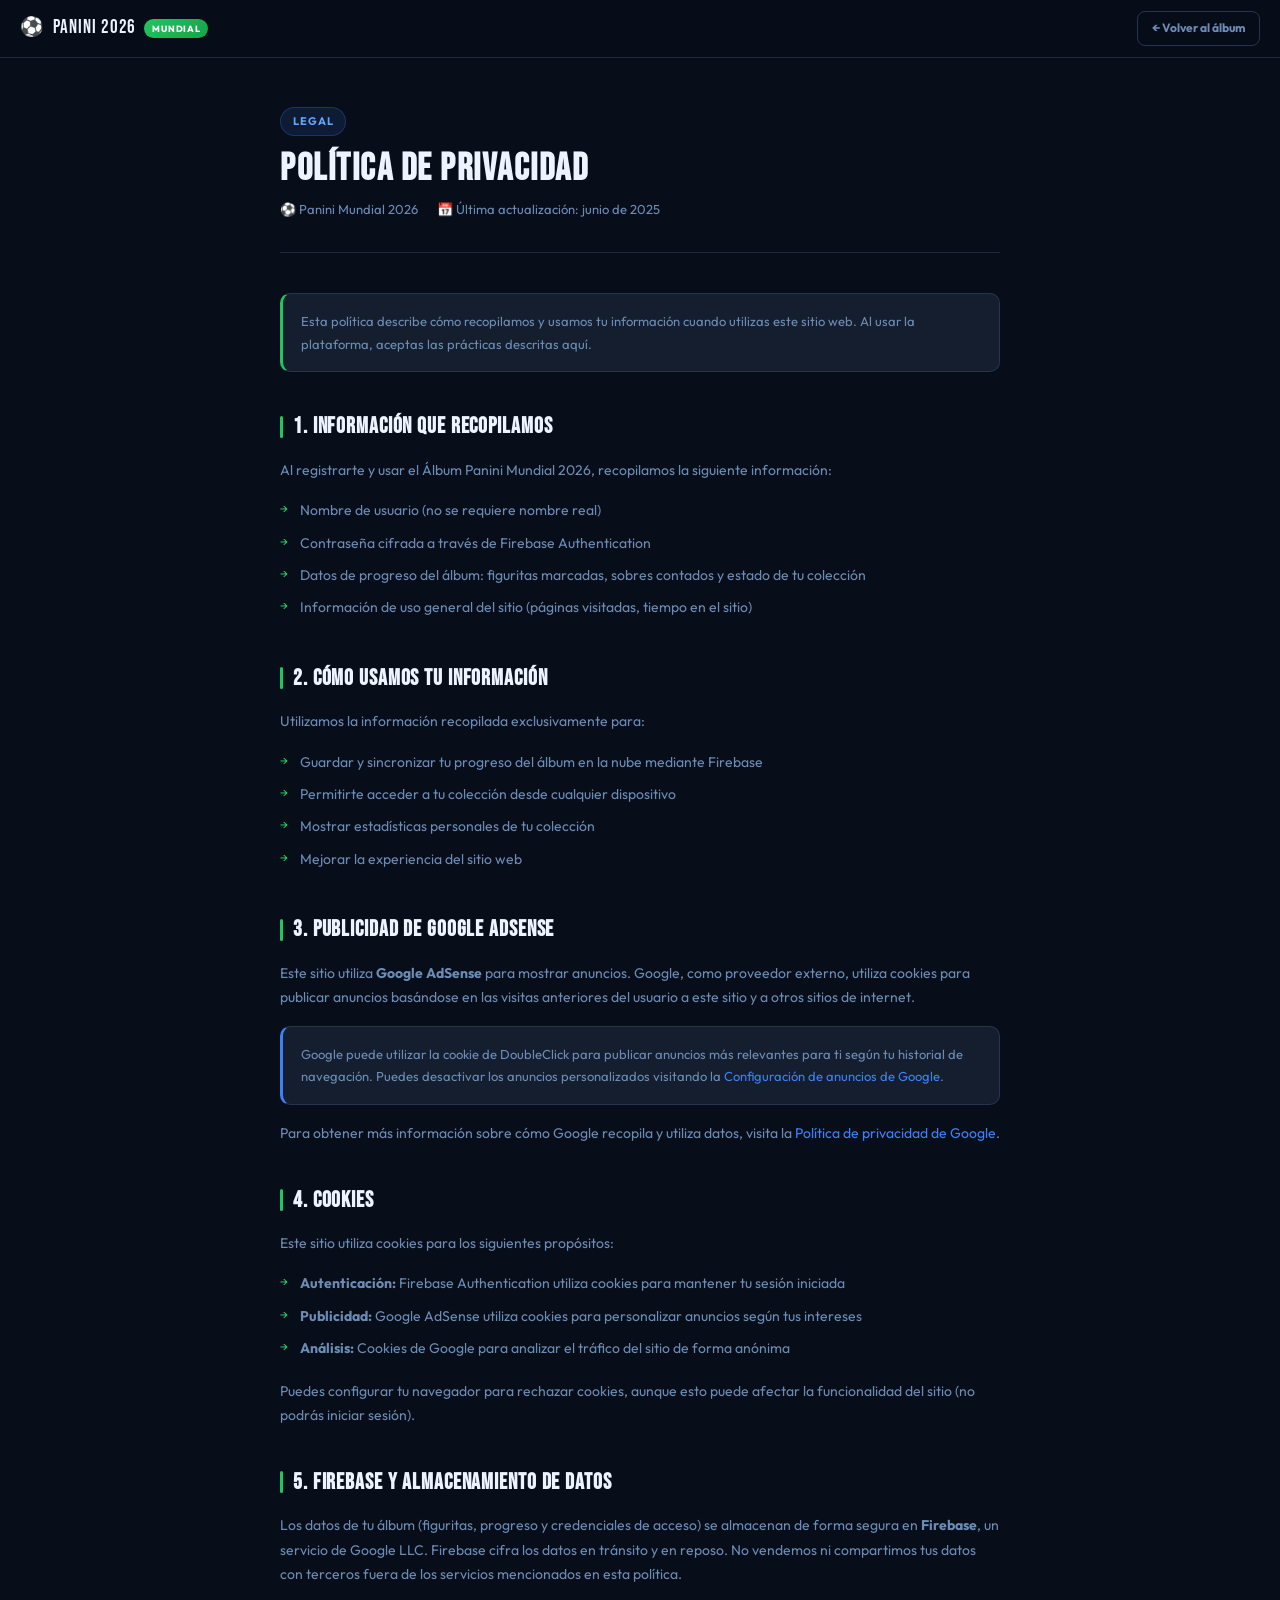
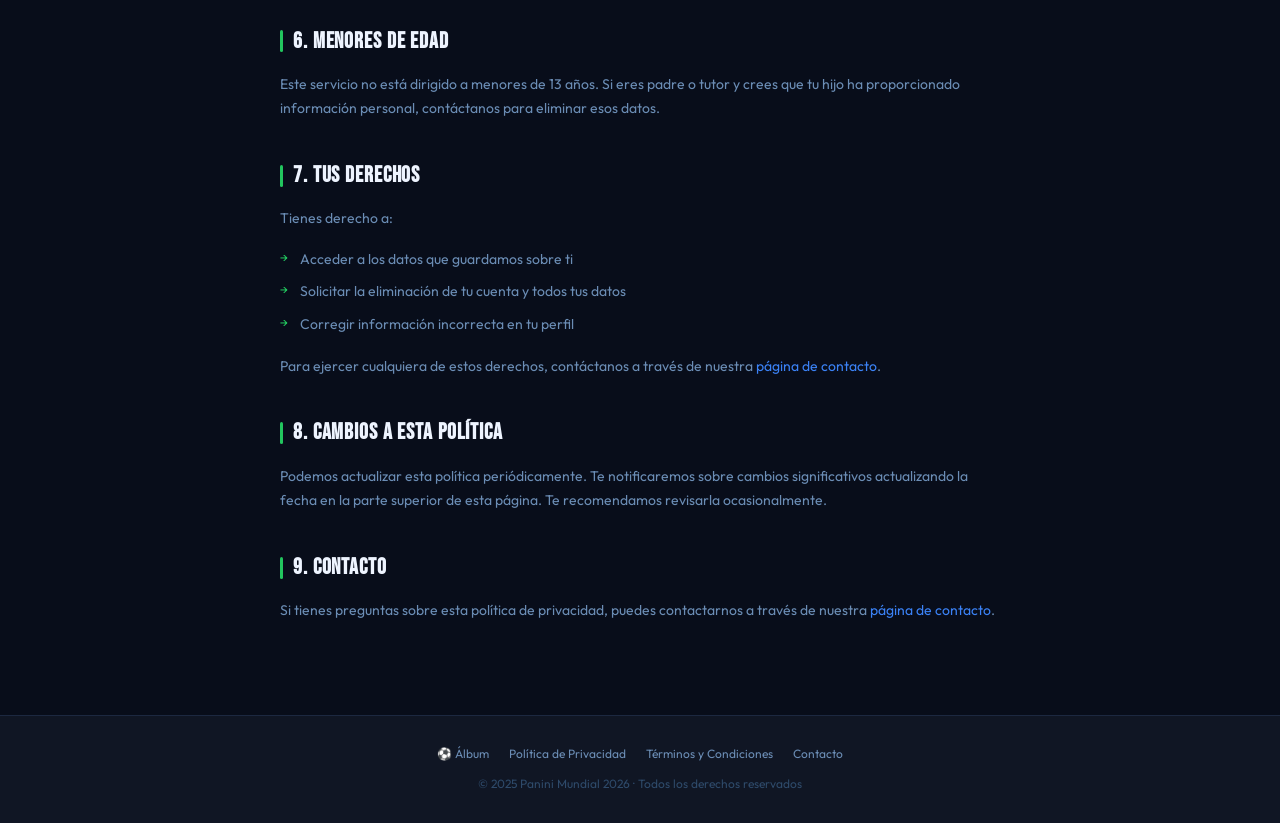
<file: privacidad.html>
<!DOCTYPE html>
<html lang="es">
<head>
  <meta charset="UTF-8">
  <meta name="viewport" content="width=device-width, initial-scale=1.0">
  <meta name="theme-color" content="#0a0f1e">
  <title>Política de Privacidad — Panini Mundial 2026</title>
  <link rel="preconnect" href="https://fonts.googleapis.com">
  <link href="https://fonts.googleapis.com/css2?family=Bebas+Neue&family=Outfit:wght@300;400;500;600;700;800&display=swap" rel="stylesheet">
  <style>
    :root {
      --bg:#080d1a; --surface:#101624; --surface2:#151e2e;
      --border:#1c2840; --border2:#253550;
      --text:#eef4ff; --text2:#6b8db5; --text3:#2e4a6a;
      --green:#22c55e; --blue:#3b82f6;
      --r:10px; --r-lg:16px;
    }
    *{box-sizing:border-box;margin:0;padding:0}
    body{font-family:'Outfit',sans-serif;background:var(--bg);color:var(--text);min-height:100vh;line-height:1.7}
    a{color:var(--blue);text-decoration:none}
    a:hover{text-decoration:underline}

    .site-header{background:rgba(8,13,26,.95);backdrop-filter:blur(20px);padding:0 20px;display:flex;align-items:center;justify-content:space-between;height:58px;border-bottom:1px solid var(--border);position:sticky;top:0;z-index:100}
    .logo{font-family:'Bebas Neue',sans-serif;font-size:19px;color:var(--text);display:flex;align-items:center;gap:8px;letter-spacing:.05em;text-decoration:none}
    .logo-badge{background:linear-gradient(135deg,var(--green),#16a34a);color:#fff;font-family:'Outfit',sans-serif;font-size:9px;padding:2px 8px;border-radius:99px;font-weight:800;letter-spacing:.08em}
    .back-btn{padding:6px 14px;border-radius:8px;border:1px solid var(--border2);background:transparent;font-size:12px;color:var(--text2);cursor:pointer;font-family:'Outfit',sans-serif;font-weight:700;text-decoration:none;transition:all .2s}
    .back-btn:hover{background:var(--surface2);color:var(--text);text-decoration:none}

    .page-wrap{max-width:760px;margin:0 auto;padding:48px 20px 80px}
    .page-hero{margin-bottom:40px;padding-bottom:32px;border-bottom:1px solid var(--border)}
    .page-tag{display:inline-block;background:rgba(59,130,246,.12);border:1px solid rgba(59,130,246,.25);color:#60a5fa;font-size:11px;font-weight:700;padding:4px 12px;border-radius:99px;letter-spacing:.08em;text-transform:uppercase;margin-bottom:14px}
    .page-title{font-family:'Bebas Neue',sans-serif;font-size:38px;letter-spacing:.04em;color:var(--text);line-height:1;margin-bottom:10px}
    .page-meta{font-size:13px;color:var(--text2)}
    .page-meta span{margin-right:16px}

    .content h2{font-family:'Bebas Neue',sans-serif;font-size:22px;letter-spacing:.04em;color:var(--text);margin:36px 0 12px;display:flex;align-items:center;gap:10px}
    .content h2::before{content:'';display:block;width:3px;height:22px;background:var(--green);border-radius:2px;flex-shrink:0}
    .content p{font-size:14px;color:var(--text2);margin-bottom:12px;line-height:1.75}
    .content ul{margin:8px 0 14px 0;padding-left:0;list-style:none}
    .content ul li{font-size:14px;color:var(--text2);padding:5px 0 5px 20px;position:relative;line-height:1.6}
    .content ul li::before{content:'→';position:absolute;left:0;color:var(--green);font-size:12px}

    .highlight-box{background:var(--surface2);border:1px solid var(--border2);border-left:3px solid var(--blue);border-radius:var(--r);padding:16px 18px;margin:16px 0}
    .highlight-box p{margin:0;font-size:13px;color:var(--text2)}
    .highlight-box.important{border-left-color:var(--green)}

    .footer{background:var(--surface);border-top:1px solid var(--border);padding:28px 20px;text-align:center;font-size:12px;color:var(--text3)}
    .footer-links{display:flex;justify-content:center;gap:20px;flex-wrap:wrap;margin-bottom:10px}
    .footer-links a{color:var(--text2);text-decoration:none;transition:color .2s}
    .footer-links a:hover{color:var(--text)}
  </style>
</head>
<body>

<header class="site-header">
  <a class="logo" href="index.html">⚽ <span>PANINI 2026</span> <span class="logo-badge">MUNDIAL</span></a>
  <a class="back-btn" href="index.html">← Volver al álbum</a>
</header>

<div class="page-wrap">
  <div class="page-hero">
    <div class="page-tag">Legal</div>
    <h1 class="page-title">Política de Privacidad</h1>
    <div class="page-meta">
      <span>⚽ Panini Mundial 2026</span>
      <span>📅 Última actualización: junio de 2025</span>
    </div>
  </div>

  <div class="content">

    <div class="highlight-box important">
      <p>Esta política describe cómo recopilamos y usamos tu información cuando utilizas este sitio web. Al usar la plataforma, aceptas las prácticas descritas aquí.</p>
    </div>

    <h2>1. Información que recopilamos</h2>
    <p>Al registrarte y usar el Álbum Panini Mundial 2026, recopilamos la siguiente información:</p>
    <ul>
      <li>Nombre de usuario (no se requiere nombre real)</li>
      <li>Contraseña cifrada a través de Firebase Authentication</li>
      <li>Datos de progreso del álbum: figuritas marcadas, sobres contados y estado de tu colección</li>
      <li>Información de uso general del sitio (páginas visitadas, tiempo en el sitio)</li>
    </ul>

    <h2>2. Cómo usamos tu información</h2>
    <p>Utilizamos la información recopilada exclusivamente para:</p>
    <ul>
      <li>Guardar y sincronizar tu progreso del álbum en la nube mediante Firebase</li>
      <li>Permitirte acceder a tu colección desde cualquier dispositivo</li>
      <li>Mostrar estadísticas personales de tu colección</li>
      <li>Mejorar la experiencia del sitio web</li>
    </ul>

    <h2>3. Publicidad de Google AdSense</h2>
    <p>Este sitio utiliza <strong>Google AdSense</strong> para mostrar anuncios. Google, como proveedor externo, utiliza cookies para publicar anuncios basándose en las visitas anteriores del usuario a este sitio y a otros sitios de internet.</p>

    <div class="highlight-box">
      <p>Google puede utilizar la cookie de DoubleClick para publicar anuncios más relevantes para ti según tu historial de navegación. Puedes desactivar los anuncios personalizados visitando la <a href="https://www.google.com/settings/ads" target="_blank" rel="noopener">Configuración de anuncios de Google</a>.</p>
    </div>

    <p>Para obtener más información sobre cómo Google recopila y utiliza datos, visita la <a href="https://policies.google.com/privacy" target="_blank" rel="noopener">Política de privacidad de Google</a>.</p>

    <h2>4. Cookies</h2>
    <p>Este sitio utiliza cookies para los siguientes propósitos:</p>
    <ul>
      <li><strong>Autenticación:</strong> Firebase Authentication utiliza cookies para mantener tu sesión iniciada</li>
      <li><strong>Publicidad:</strong> Google AdSense utiliza cookies para personalizar anuncios según tus intereses</li>
      <li><strong>Análisis:</strong> Cookies de Google para analizar el tráfico del sitio de forma anónima</li>
    </ul>
    <p>Puedes configurar tu navegador para rechazar cookies, aunque esto puede afectar la funcionalidad del sitio (no podrás iniciar sesión).</p>

    <h2>5. Firebase y almacenamiento de datos</h2>
    <p>Los datos de tu álbum (figuritas, progreso y credenciales de acceso) se almacenan de forma segura en <strong>Firebase</strong>, un servicio de Google LLC. Firebase cifra los datos en tránsito y en reposo. No vendemos ni compartimos tus datos con terceros fuera de los servicios mencionados en esta política.</p>

    <h2>6. Menores de edad</h2>
    <p>Este servicio no está dirigido a menores de 13 años. Si eres padre o tutor y crees que tu hijo ha proporcionado información personal, contáctanos para eliminar esos datos.</p>

    <h2>7. Tus derechos</h2>
    <p>Tienes derecho a:</p>
    <ul>
      <li>Acceder a los datos que guardamos sobre ti</li>
      <li>Solicitar la eliminación de tu cuenta y todos tus datos</li>
      <li>Corregir información incorrecta en tu perfil</li>
    </ul>
    <p>Para ejercer cualquiera de estos derechos, contáctanos a través de nuestra <a href="contacto.html">página de contacto</a>.</p>

    <h2>8. Cambios a esta política</h2>
    <p>Podemos actualizar esta política periódicamente. Te notificaremos sobre cambios significativos actualizando la fecha en la parte superior de esta página. Te recomendamos revisarla ocasionalmente.</p>

    <h2>9. Contacto</h2>
    <p>Si tienes preguntas sobre esta política de privacidad, puedes contactarnos a través de nuestra <a href="contacto.html">página de contacto</a>.</p>

  </div>
</div>

<footer class="footer">
  <div class="footer-links">
    <a href="index.html">⚽ Álbum</a>
    <a href="privacidad.html">Política de Privacidad</a>
    <a href="terminos.html">Términos y Condiciones</a>
    <a href="contacto.html">Contacto</a>
  </div>
  <p>© 2025 Panini Mundial 2026 · Todos los derechos reservados</p>
</footer>

</body>
</html>
</file>
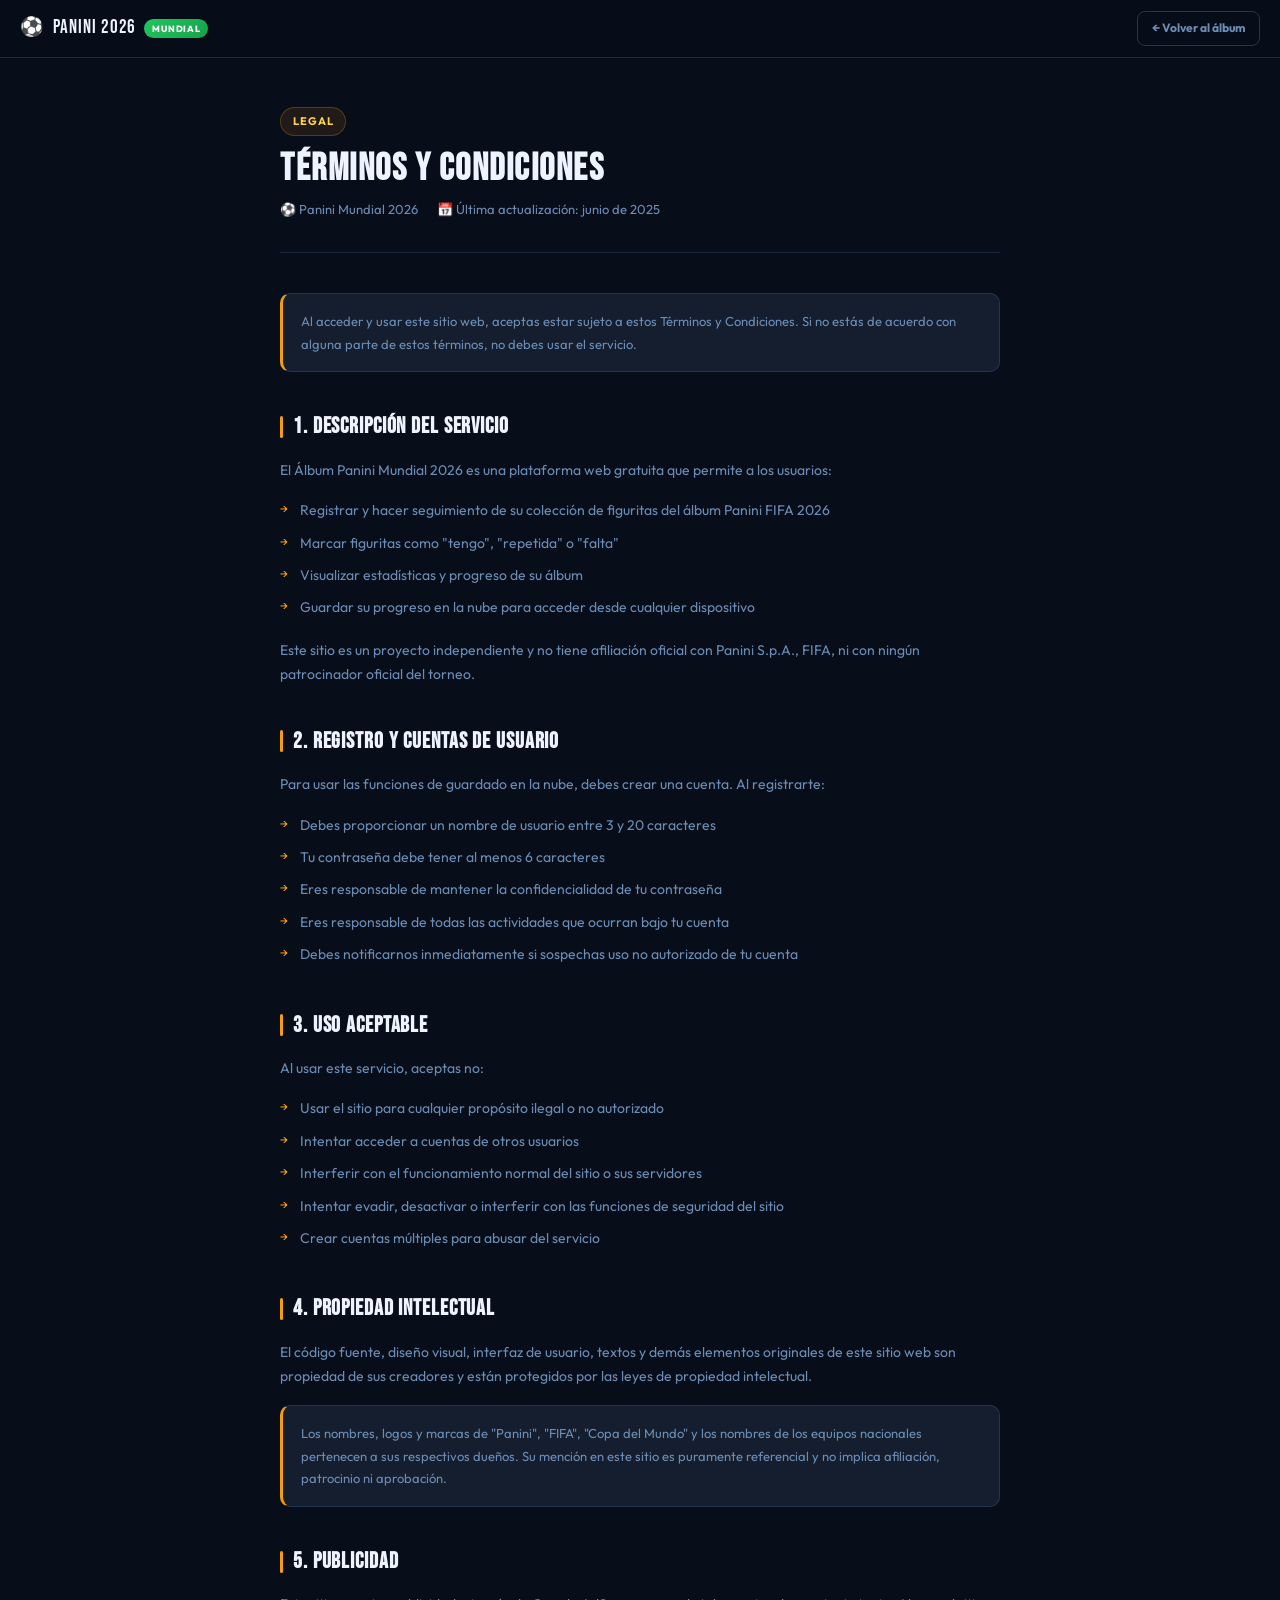
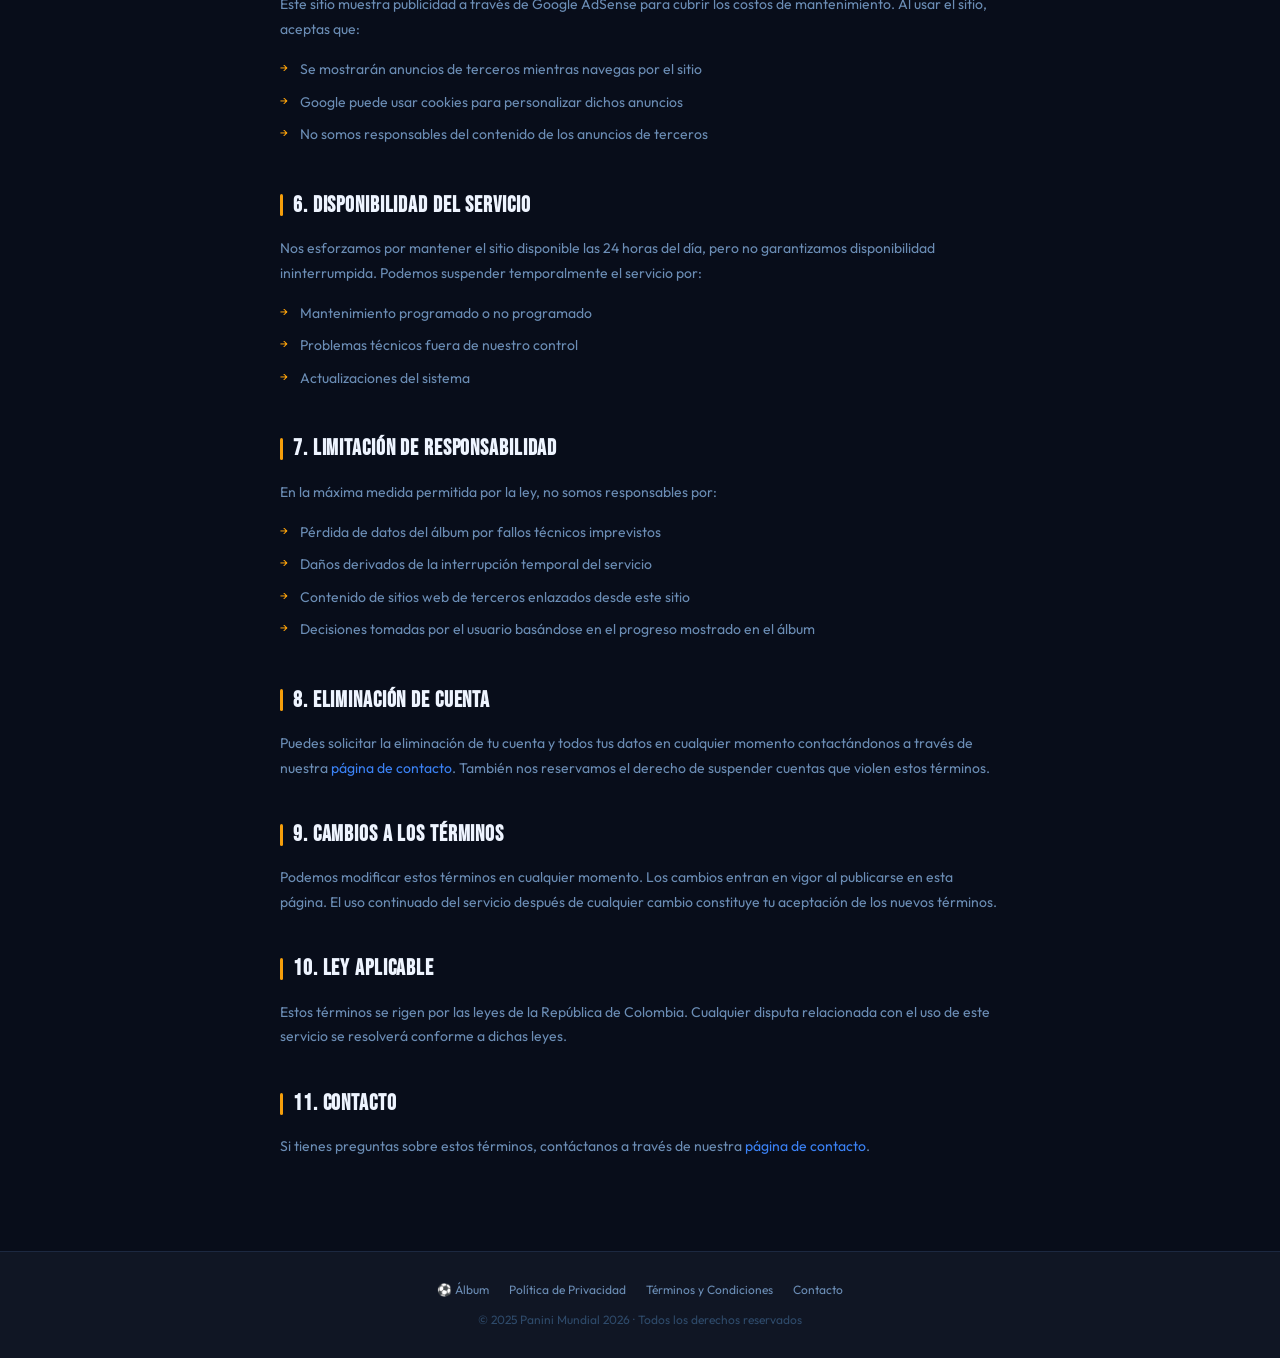
<file: terminos.html>
<!DOCTYPE html>
<html lang="es">
<head>
  <meta charset="UTF-8">
  <meta name="viewport" content="width=device-width, initial-scale=1.0">
  <meta name="theme-color" content="#0a0f1e">
  <title>Términos y Condiciones — Panini Mundial 2026</title>
  <link rel="preconnect" href="https://fonts.googleapis.com">
  <link href="https://fonts.googleapis.com/css2?family=Bebas+Neue&family=Outfit:wght@300;400;500;600;700;800&display=swap" rel="stylesheet">
  <style>
    :root {
      --bg:#080d1a; --surface:#101624; --surface2:#151e2e;
      --border:#1c2840; --border2:#253550;
      --text:#eef4ff; --text2:#6b8db5; --text3:#2e4a6a;
      --green:#22c55e; --blue:#3b82f6; --amber:#f59e0b;
      --r:10px; --r-lg:16px;
    }
    *{box-sizing:border-box;margin:0;padding:0}
    body{font-family:'Outfit',sans-serif;background:var(--bg);color:var(--text);min-height:100vh;line-height:1.7}
    a{color:var(--blue);text-decoration:none}
    a:hover{text-decoration:underline}

    .site-header{background:rgba(8,13,26,.95);backdrop-filter:blur(20px);padding:0 20px;display:flex;align-items:center;justify-content:space-between;height:58px;border-bottom:1px solid var(--border);position:sticky;top:0;z-index:100}
    .logo{font-family:'Bebas Neue',sans-serif;font-size:19px;color:var(--text);display:flex;align-items:center;gap:8px;letter-spacing:.05em;text-decoration:none}
    .logo-badge{background:linear-gradient(135deg,var(--green),#16a34a);color:#fff;font-family:'Outfit',sans-serif;font-size:9px;padding:2px 8px;border-radius:99px;font-weight:800;letter-spacing:.08em}
    .back-btn{padding:6px 14px;border-radius:8px;border:1px solid var(--border2);background:transparent;font-size:12px;color:var(--text2);cursor:pointer;font-family:'Outfit',sans-serif;font-weight:700;text-decoration:none;transition:all .2s}
    .back-btn:hover{background:var(--surface2);color:var(--text);text-decoration:none}

    .page-wrap{max-width:760px;margin:0 auto;padding:48px 20px 80px}
    .page-hero{margin-bottom:40px;padding-bottom:32px;border-bottom:1px solid var(--border)}
    .page-tag{display:inline-block;background:rgba(245,158,11,.1);border:1px solid rgba(245,158,11,.25);color:#fcd34d;font-size:11px;font-weight:700;padding:4px 12px;border-radius:99px;letter-spacing:.08em;text-transform:uppercase;margin-bottom:14px}
    .page-title{font-family:'Bebas Neue',sans-serif;font-size:38px;letter-spacing:.04em;color:var(--text);line-height:1;margin-bottom:10px}
    .page-meta{font-size:13px;color:var(--text2)}
    .page-meta span{margin-right:16px}

    .content h2{font-family:'Bebas Neue',sans-serif;font-size:22px;letter-spacing:.04em;color:var(--text);margin:36px 0 12px;display:flex;align-items:center;gap:10px}
    .content h2::before{content:'';display:block;width:3px;height:22px;background:var(--amber);border-radius:2px;flex-shrink:0}
    .content p{font-size:14px;color:var(--text2);margin-bottom:12px;line-height:1.75}
    .content ul{margin:8px 0 14px 0;padding-left:0;list-style:none}
    .content ul li{font-size:14px;color:var(--text2);padding:5px 0 5px 20px;position:relative;line-height:1.6}
    .content ul li::before{content:'→';position:absolute;left:0;color:var(--amber);font-size:12px}

    .highlight-box{background:var(--surface2);border:1px solid var(--border2);border-left:3px solid var(--amber);border-radius:var(--r);padding:16px 18px;margin:16px 0}
    .highlight-box p{margin:0;font-size:13px;color:var(--text2)}

    .footer{background:var(--surface);border-top:1px solid var(--border);padding:28px 20px;text-align:center;font-size:12px;color:var(--text3)}
    .footer-links{display:flex;justify-content:center;gap:20px;flex-wrap:wrap;margin-bottom:10px}
    .footer-links a{color:var(--text2);text-decoration:none;transition:color .2s}
    .footer-links a:hover{color:var(--text)}
  </style>
</head>
<body>

<header class="site-header">
  <a class="logo" href="index.html">⚽ <span>PANINI 2026</span> <span class="logo-badge">MUNDIAL</span></a>
  <a class="back-btn" href="index.html">← Volver al álbum</a>
</header>

<div class="page-wrap">
  <div class="page-hero">
    <div class="page-tag">Legal</div>
    <h1 class="page-title">Términos y Condiciones</h1>
    <div class="page-meta">
      <span>⚽ Panini Mundial 2026</span>
      <span>📅 Última actualización: junio de 2025</span>
    </div>
  </div>

  <div class="content">

    <div class="highlight-box">
      <p>Al acceder y usar este sitio web, aceptas estar sujeto a estos Términos y Condiciones. Si no estás de acuerdo con alguna parte de estos términos, no debes usar el servicio.</p>
    </div>

    <h2>1. Descripción del servicio</h2>
    <p>El Álbum Panini Mundial 2026 es una plataforma web gratuita que permite a los usuarios:</p>
    <ul>
      <li>Registrar y hacer seguimiento de su colección de figuritas del álbum Panini FIFA 2026</li>
      <li>Marcar figuritas como "tengo", "repetida" o "falta"</li>
      <li>Visualizar estadísticas y progreso de su álbum</li>
      <li>Guardar su progreso en la nube para acceder desde cualquier dispositivo</li>
    </ul>
    <p>Este sitio es un proyecto independiente y no tiene afiliación oficial con Panini S.p.A., FIFA, ni con ningún patrocinador oficial del torneo.</p>

    <h2>2. Registro y cuentas de usuario</h2>
    <p>Para usar las funciones de guardado en la nube, debes crear una cuenta. Al registrarte:</p>
    <ul>
      <li>Debes proporcionar un nombre de usuario entre 3 y 20 caracteres</li>
      <li>Tu contraseña debe tener al menos 6 caracteres</li>
      <li>Eres responsable de mantener la confidencialidad de tu contraseña</li>
      <li>Eres responsable de todas las actividades que ocurran bajo tu cuenta</li>
      <li>Debes notificarnos inmediatamente si sospechas uso no autorizado de tu cuenta</li>
    </ul>

    <h2>3. Uso aceptable</h2>
    <p>Al usar este servicio, aceptas no:</p>
    <ul>
      <li>Usar el sitio para cualquier propósito ilegal o no autorizado</li>
      <li>Intentar acceder a cuentas de otros usuarios</li>
      <li>Interferir con el funcionamiento normal del sitio o sus servidores</li>
      <li>Intentar evadir, desactivar o interferir con las funciones de seguridad del sitio</li>
      <li>Crear cuentas múltiples para abusar del servicio</li>
    </ul>

    <h2>4. Propiedad intelectual</h2>
    <p>El código fuente, diseño visual, interfaz de usuario, textos y demás elementos originales de este sitio web son propiedad de sus creadores y están protegidos por las leyes de propiedad intelectual.</p>

    <div class="highlight-box">
      <p>Los nombres, logos y marcas de "Panini", "FIFA", "Copa del Mundo" y los nombres de los equipos nacionales pertenecen a sus respectivos dueños. Su mención en este sitio es puramente referencial y no implica afiliación, patrocinio ni aprobación.</p>
    </div>

    <h2>5. Publicidad</h2>
    <p>Este sitio muestra publicidad a través de Google AdSense para cubrir los costos de mantenimiento. Al usar el sitio, aceptas que:</p>
    <ul>
      <li>Se mostrarán anuncios de terceros mientras navegas por el sitio</li>
      <li>Google puede usar cookies para personalizar dichos anuncios</li>
      <li>No somos responsables del contenido de los anuncios de terceros</li>
    </ul>

    <h2>6. Disponibilidad del servicio</h2>
    <p>Nos esforzamos por mantener el sitio disponible las 24 horas del día, pero no garantizamos disponibilidad ininterrumpida. Podemos suspender temporalmente el servicio por:</p>
    <ul>
      <li>Mantenimiento programado o no programado</li>
      <li>Problemas técnicos fuera de nuestro control</li>
      <li>Actualizaciones del sistema</li>
    </ul>

    <h2>7. Limitación de responsabilidad</h2>
    <p>En la máxima medida permitida por la ley, no somos responsables por:</p>
    <ul>
      <li>Pérdida de datos del álbum por fallos técnicos imprevistos</li>
      <li>Daños derivados de la interrupción temporal del servicio</li>
      <li>Contenido de sitios web de terceros enlazados desde este sitio</li>
      <li>Decisiones tomadas por el usuario basándose en el progreso mostrado en el álbum</li>
    </ul>

    <h2>8. Eliminación de cuenta</h2>
    <p>Puedes solicitar la eliminación de tu cuenta y todos tus datos en cualquier momento contactándonos a través de nuestra <a href="contacto.html">página de contacto</a>. También nos reservamos el derecho de suspender cuentas que violen estos términos.</p>

    <h2>9. Cambios a los términos</h2>
    <p>Podemos modificar estos términos en cualquier momento. Los cambios entran en vigor al publicarse en esta página. El uso continuado del servicio después de cualquier cambio constituye tu aceptación de los nuevos términos.</p>

    <h2>10. Ley aplicable</h2>
    <p>Estos términos se rigen por las leyes de la República de Colombia. Cualquier disputa relacionada con el uso de este servicio se resolverá conforme a dichas leyes.</p>

    <h2>11. Contacto</h2>
    <p>Si tienes preguntas sobre estos términos, contáctanos a través de nuestra <a href="contacto.html">página de contacto</a>.</p>

  </div>
</div>

<footer class="footer">
  <div class="footer-links">
    <a href="index.html">⚽ Álbum</a>
    <a href="privacidad.html">Política de Privacidad</a>
    <a href="terminos.html">Términos y Condiciones</a>
    <a href="contacto.html">Contacto</a>
  </div>
  <p>© 2025 Panini Mundial 2026 · Todos los derechos reservados</p>
</footer>

</body>
</html>
</file>
